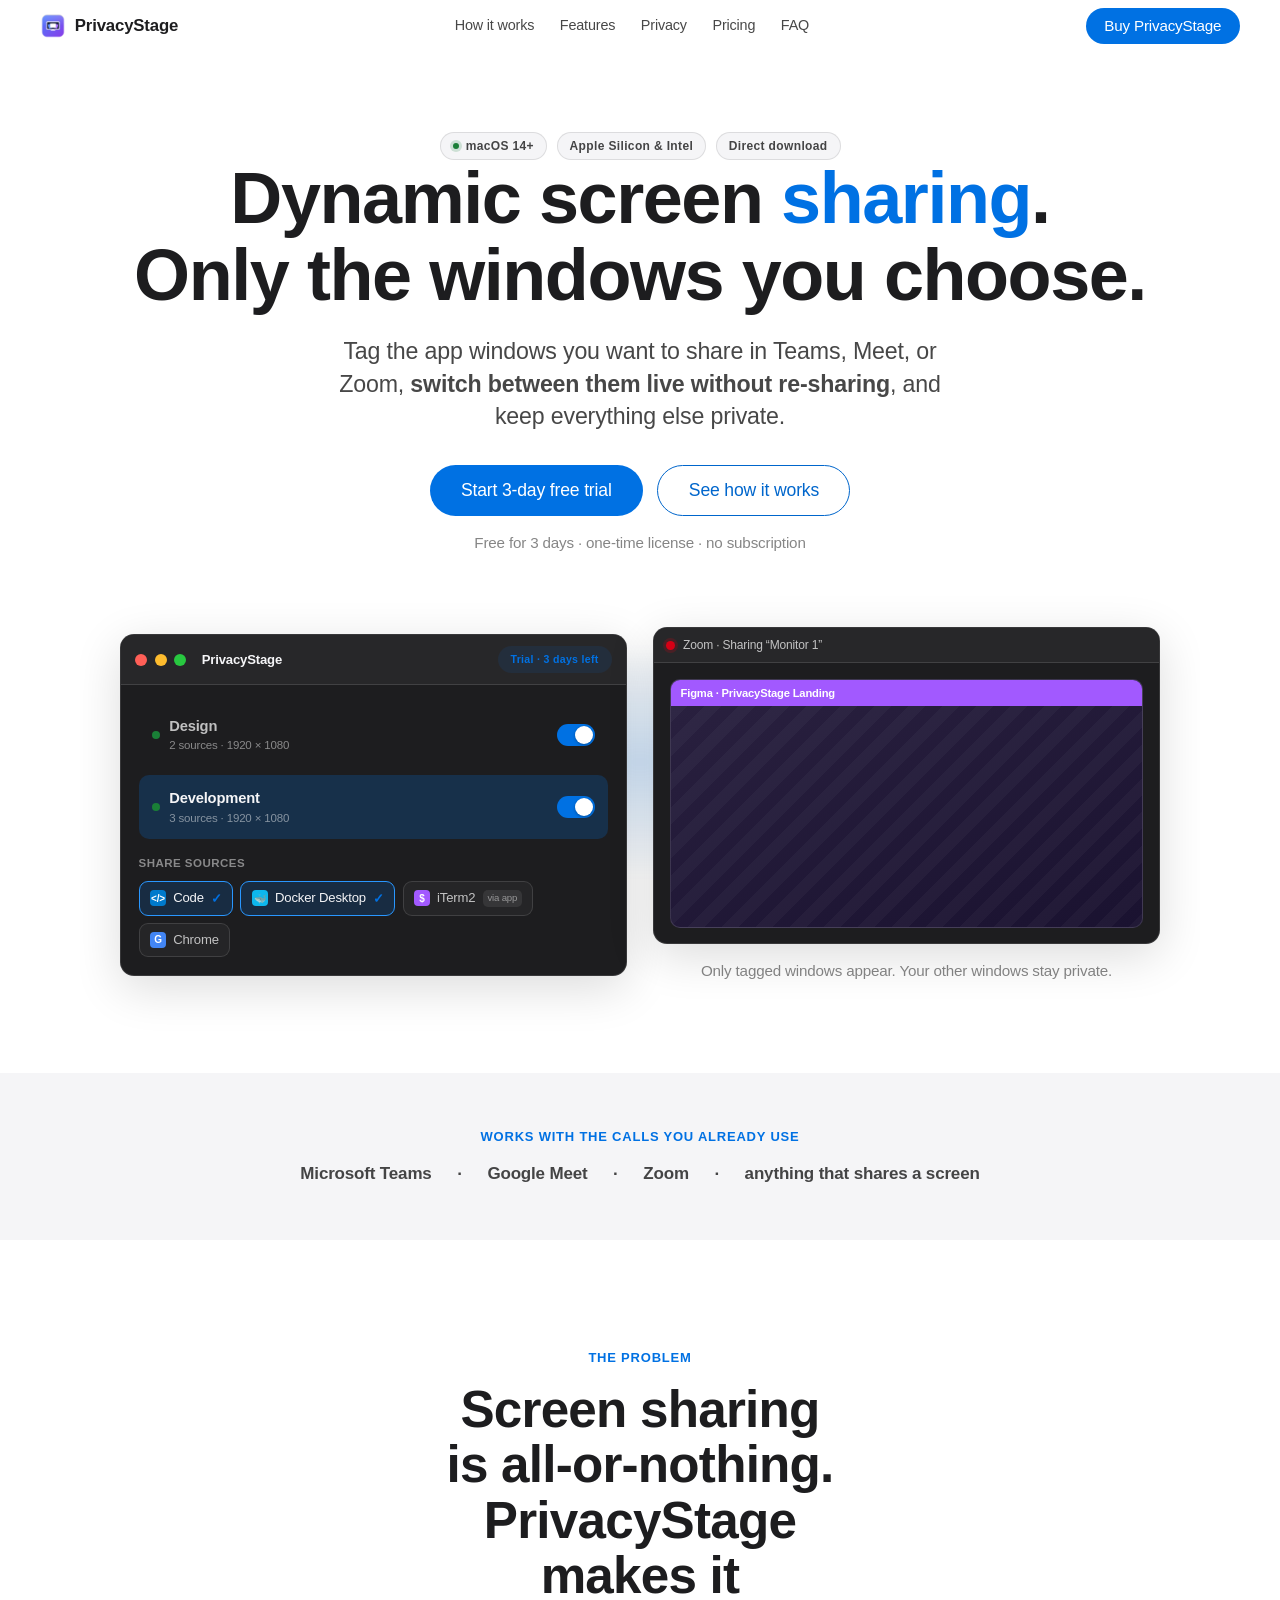
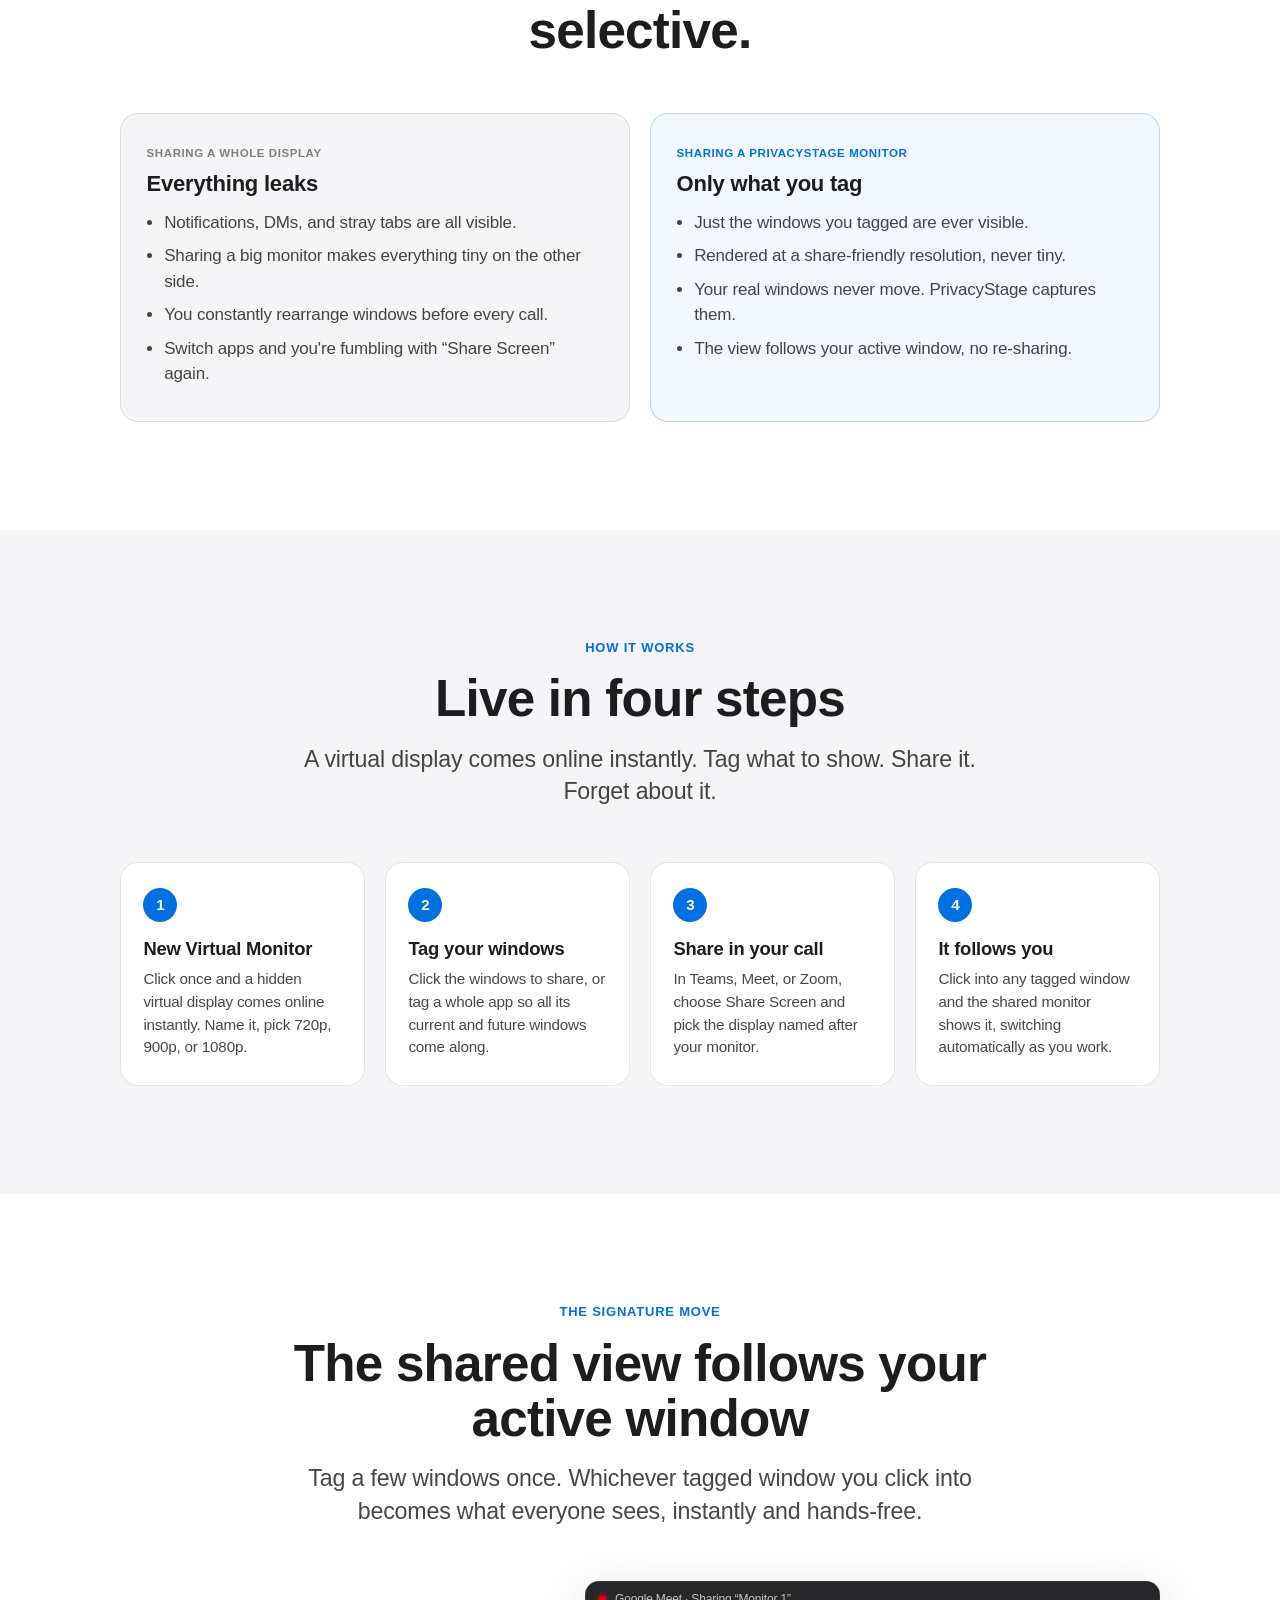
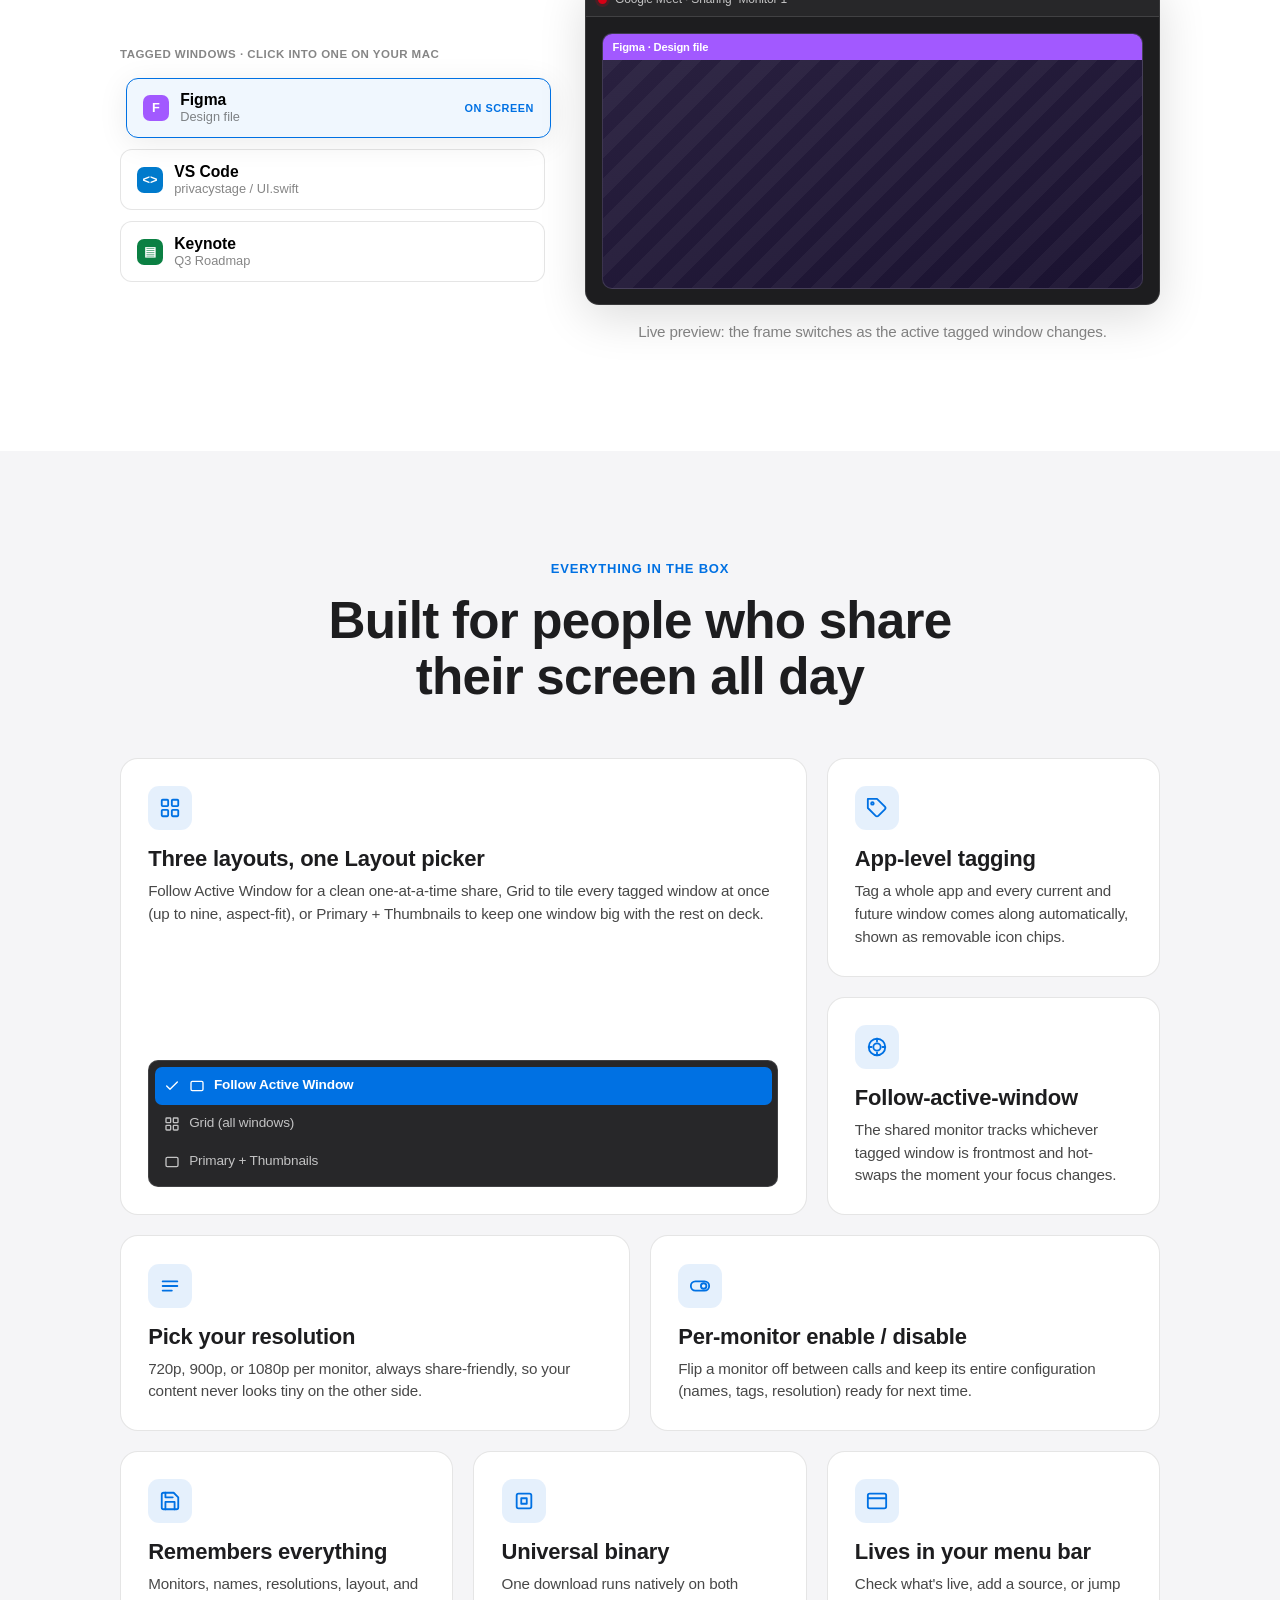
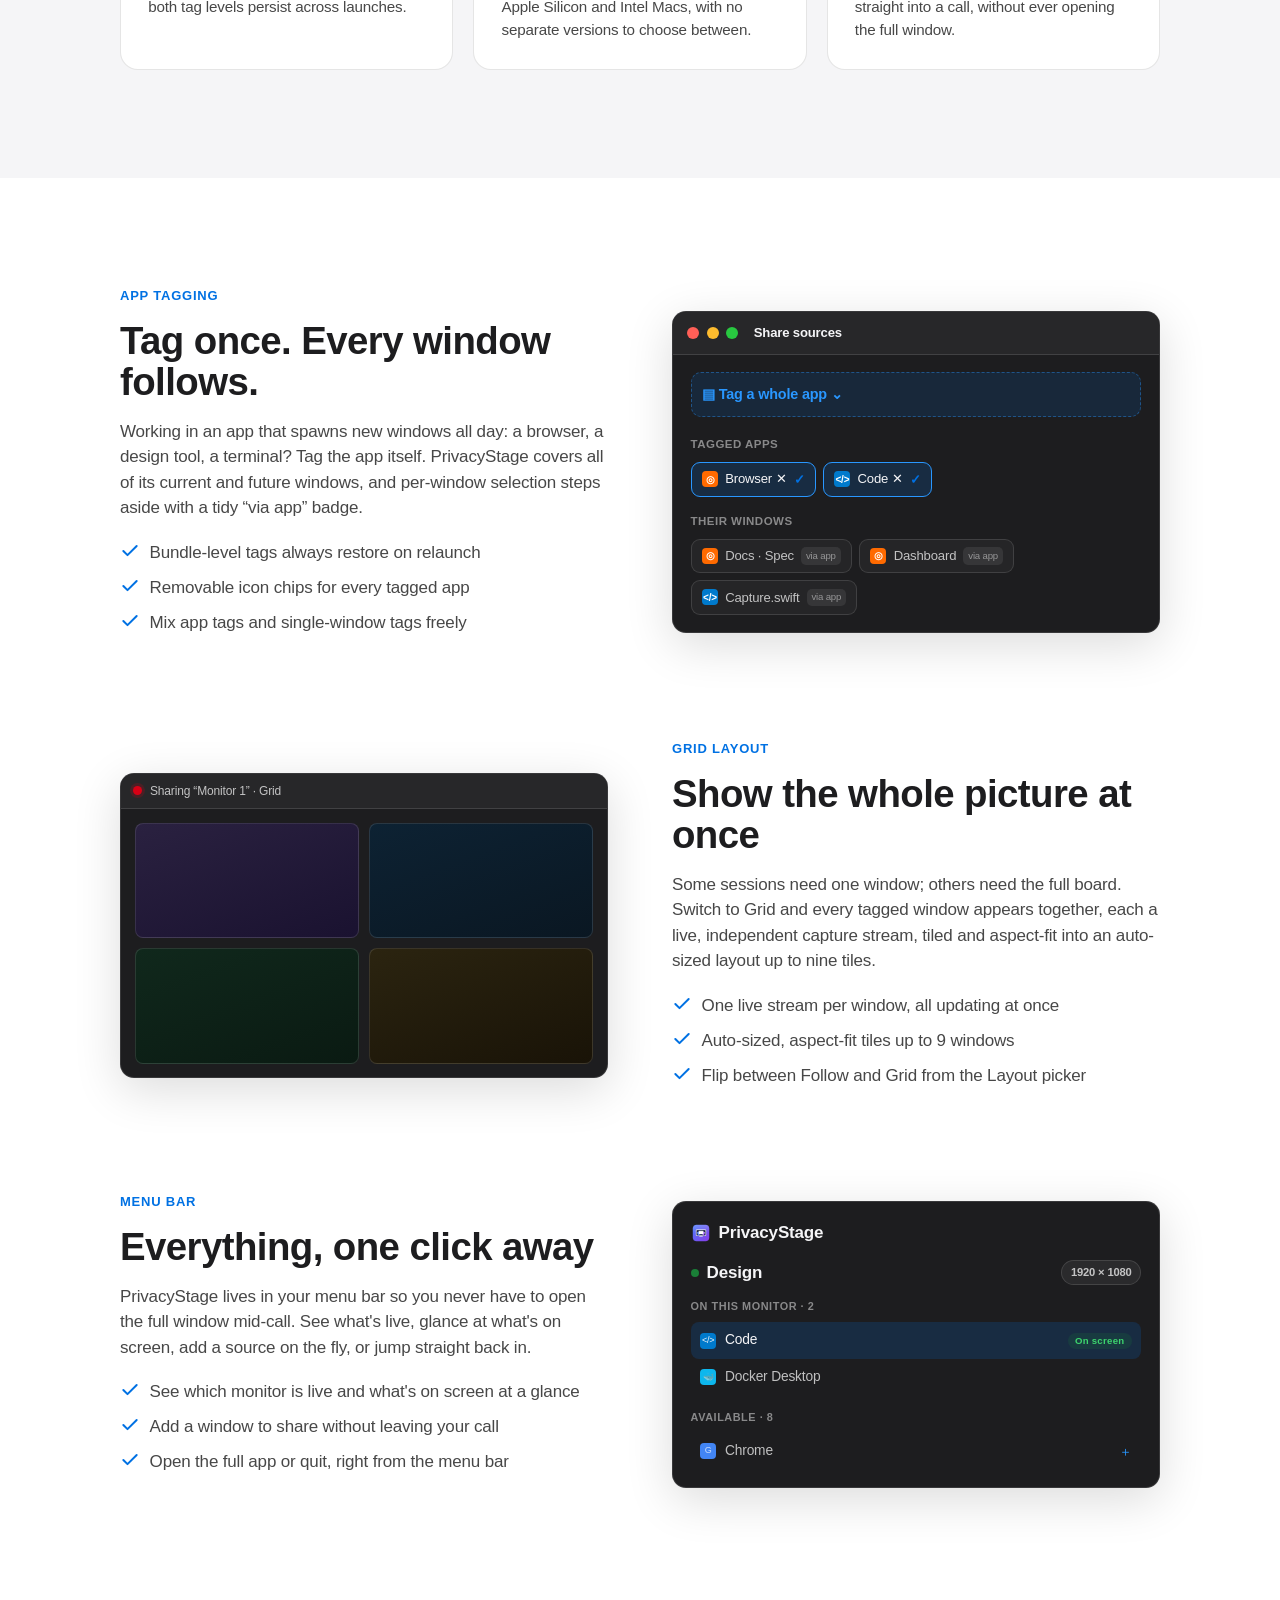
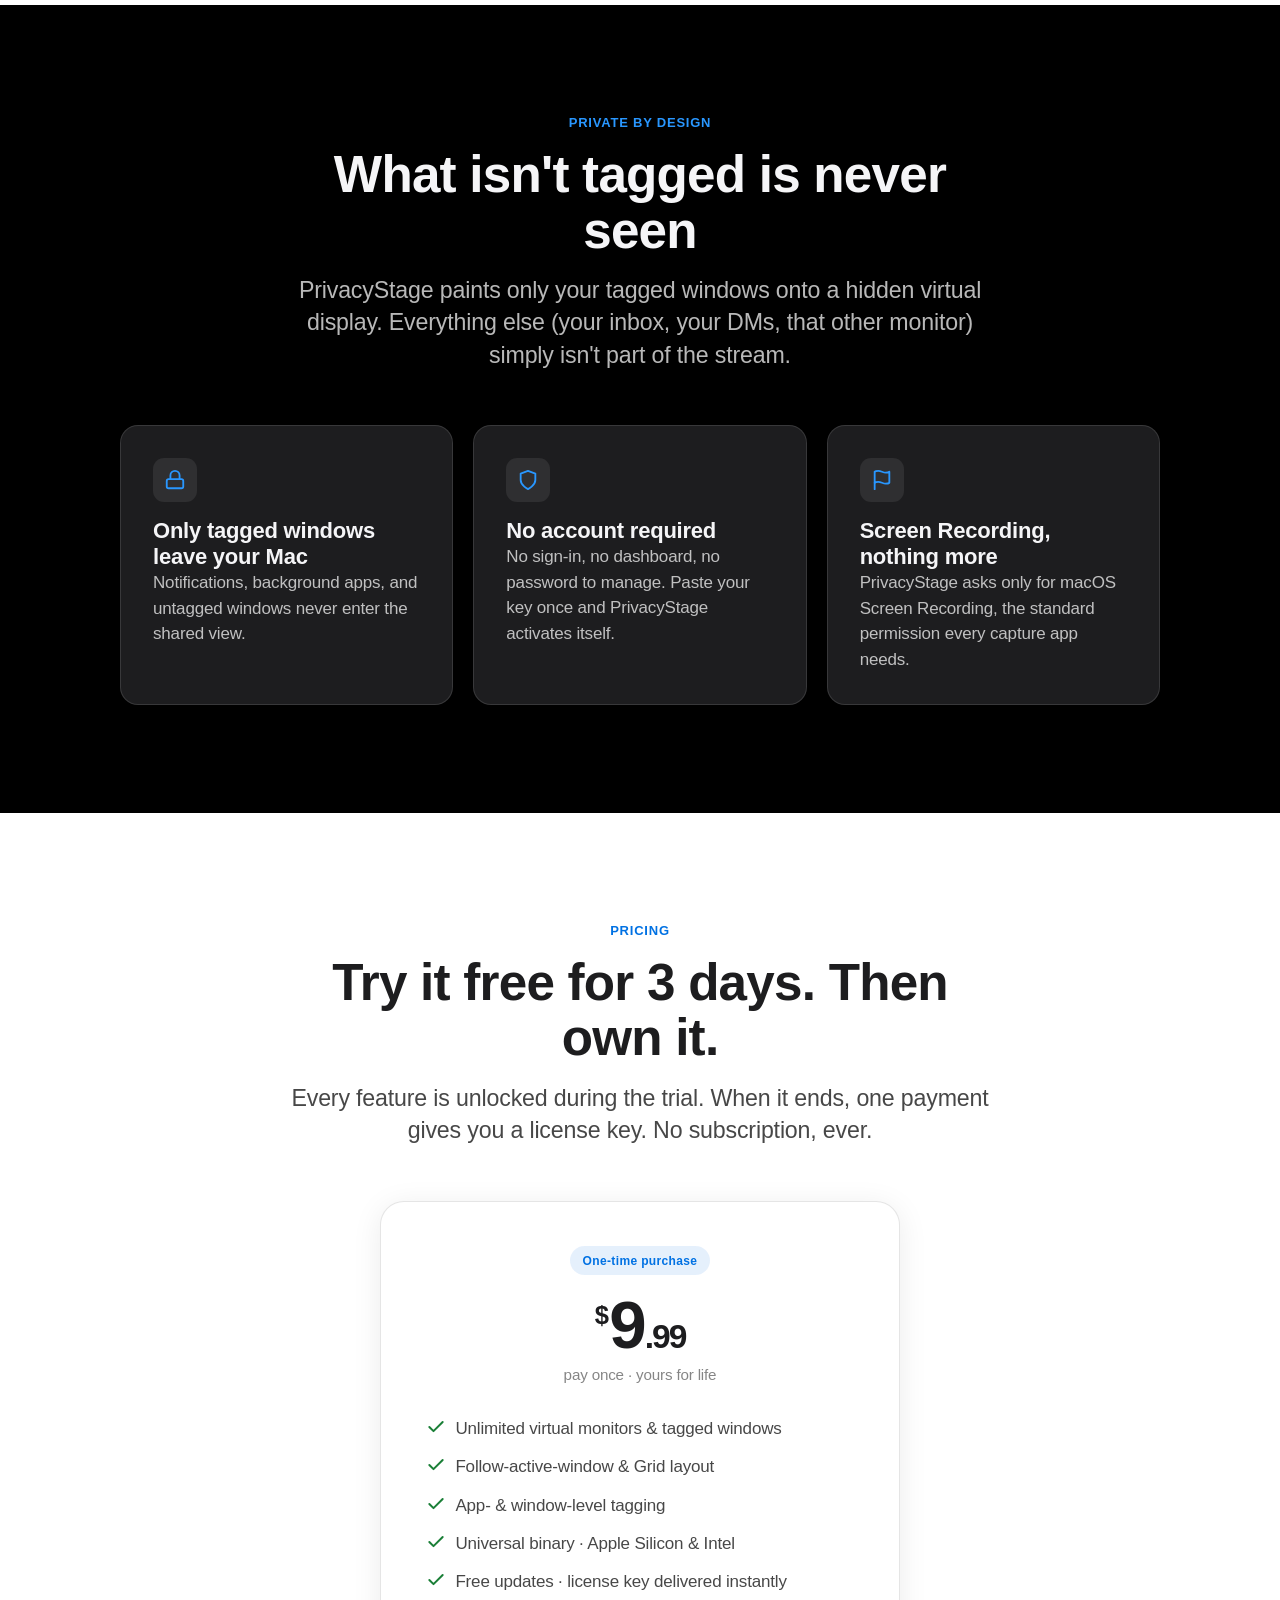
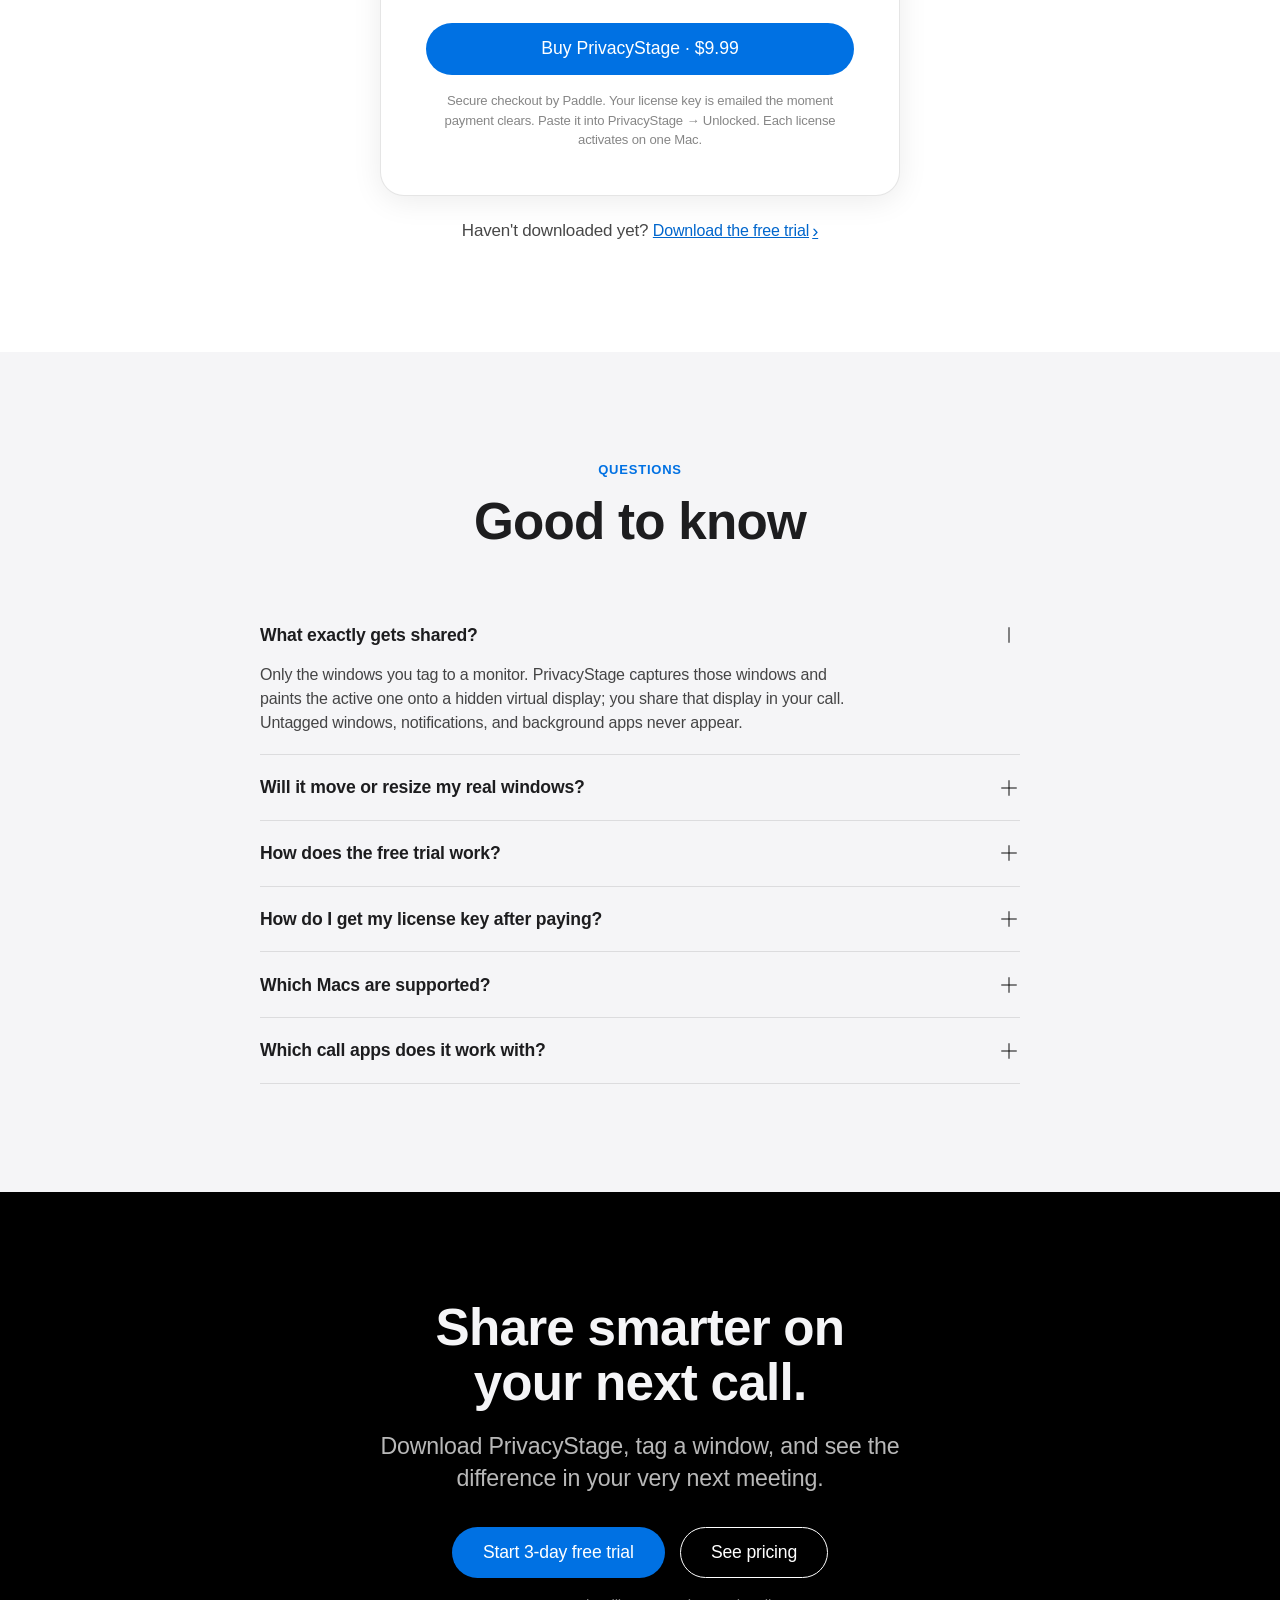
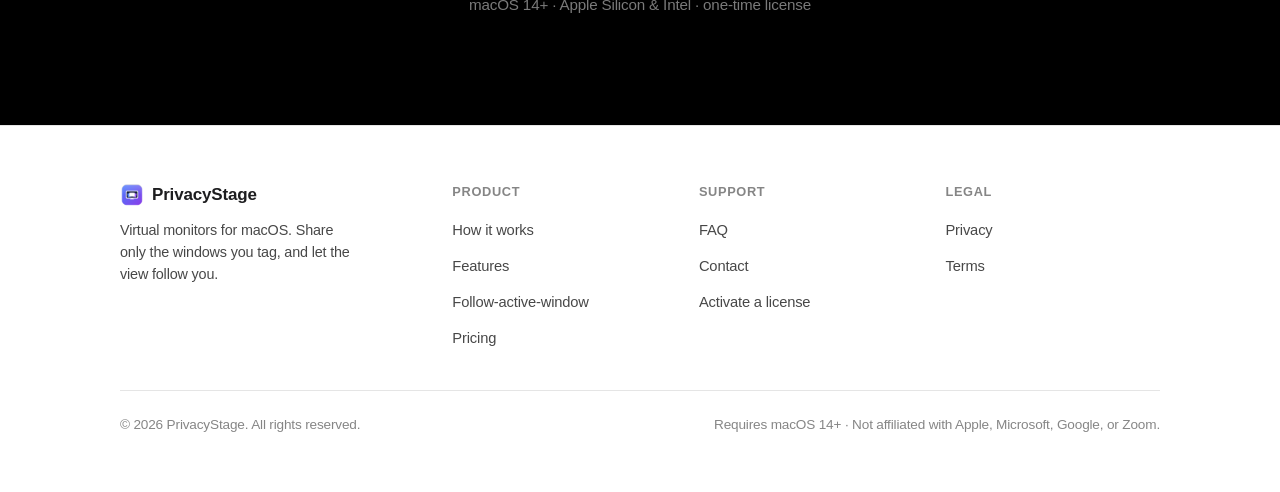
<file: index.html>
<!DOCTYPE html>
<html lang="en">
<head>
<meta charset="UTF-8" />
<meta name="viewport" content="width=device-width, initial-scale=1" />
<title>PrivacyStage: Dynamic screen sharing for macOS</title>
<meta name="description" content="Dynamic screen sharing for Mac. Tag the app windows you want to share in Teams, Meet, or Zoom, switch between them live without re-sharing, and keep everything else private." />
<link rel="canonical" href="https://privacystage.com/" />
<meta property="og:title" content="PrivacyStage: Dynamic screen sharing for macOS" />
<meta property="og:description" content="Share only the windows you choose, switch between them live, and keep everything else private. Dynamic screen sharing for Mac." />
<meta property="og:type" content="website" />
<meta property="og:site_name" content="PrivacyStage" />
<meta property="og:url" content="https://privacystage.com/" />
<meta property="og:image" content="https://privacystage.com/assets/og-image.jpg" />
<meta property="og:image:secure_url" content="https://privacystage.com/assets/og-image.jpg" />
<meta property="og:image:type" content="image/jpeg" />
<meta property="og:image:width" content="1200" />
<meta property="og:image:height" content="630" />
<meta property="og:image:alt" content="PrivacyStage — dynamic screen sharing for macOS." />
<meta name="twitter:card" content="summary_large_image" />
<meta name="twitter:title" content="PrivacyStage: Dynamic screen sharing for macOS" />
<meta name="twitter:description" content="Share only the windows you choose, switch between them live, and keep everything else private. Dynamic screen sharing for Mac." />
<meta name="twitter:image" content="https://privacystage.com/assets/og-image.jpg" />
<link rel="icon" type="image/png" href="assets/favicon.png" />
<link rel="stylesheet" href="styles.css" />
<script type="application/ld+json">
{
  "@context": "https://schema.org",
  "@type": "SoftwareApplication",
  "name": "PrivacyStage",
  "operatingSystem": "macOS 14.0 or later",
  "applicationCategory": "UtilitiesApplication",
  "description": "Dynamic screen sharing for macOS. Tag the app windows you choose and share only those in Teams, Meet, or Zoom, switching between them live without re-sharing. The shared view follows whichever tagged window you're using, and everything else stays private.",
  "url": "https://privacystage.com/",
  "downloadUrl": "https://privacystage.com/#pricing",
  "image": "https://privacystage.com/assets/og-image.jpg",
  "softwareVersion": "1.0",
  "offers": {
    "@type": "Offer",
    "price": "9.99",
    "priceCurrency": "USD"
  }
}
</script>
</head>
<body>

<!-- ============================ NAV ============================ -->
<nav class="nav" id="nav">
  <a class="brand" href="#top">
    <img src="assets/privacystage-icon.png" alt="PrivacyStage icon" />
    PrivacyStage
  </a>
  <div class="nav-links">
    <a href="#how">How it works</a>
    <a href="#features">Features</a>
    <a href="#privacy">Privacy</a>
    <a href="#pricing">Pricing</a>
    <a href="#faq">FAQ</a>
  </div>
  <a href="#pricing" class="btn btn-primary" data-scroll>Buy PrivacyStage</a>
</nav>

<main id="top">

<!-- ============================ HERO ============================ -->
<section class="hero container">
  <div class="badge-row reveal">
    <span class="badge badge-dot">macOS 14+</span>
    <span class="badge">Apple Silicon &amp; Intel</span>
    <span class="badge">Direct download</span>
  </div>
  <h1 class="reveal d1">Dynamic screen <span class="accent-word">sharing</span>.<br />Only the windows you choose.</h1>
  <p class="lead reveal d2">Tag the app windows you want to share in Teams, Meet, or Zoom, <strong>switch between them live without re-sharing</strong>, and keep everything else private.</p>
  <div class="cta-row hero-cta reveal d3">
    <a href="#pricing" class="btn btn-primary btn-lg" data-scroll>Start 3-day free trial</a>
    <a href="#how" class="btn btn-secondary btn-lg" data-scroll>See how it works</a>
  </div>
  <p class="hero-sub reveal d3">Free for 3 days · one-time license · no subscription</p>

  <!-- product stage -->
  <div class="stage reveal">
    <div class="stage-inner will-parallax" id="heroParallax">
      <!-- control panel mock -->
      <div class="window window-dark" aria-hidden="true">
        <div class="window-bar">
          <div class="traffic"><i class="r"></i><i class="y"></i><i class="g"></i></div>
          <span class="window-title">PrivacyStage</span>
          <span style="margin-left:auto;display:flex;gap:.5rem;align-items:center;">
            <span class="badge badge-accent" style="font-size:.66rem;">Trial · 3 days left</span>
          </span>
        </div>
        <div class="window-body">
          <div class="monitor-list">
            <div class="monitor-row">
              <span class="mr-name"><span class="status-dot"></span><span class="mr-text"><strong style="color:var(--text-invert-secondary);">Design</strong><span>2 sources · 1920 × 1080</span></span></span>
              <span class="toggle"></span>
            </div>
            <div class="monitor-row active">
              <span class="mr-name"><span class="status-dot"></span><span class="mr-text"><strong>Development</strong><span>3 sources · 1920 × 1080</span></span></span>
              <span class="toggle"></span>
            </div>
          </div>
          <div class="tag-label">Share sources</div>
          <div class="chips">
            <span class="win-chip tagged"><span class="ico" style="background:#007acc;">&lt;/&gt;</span> Code</span>
            <span class="win-chip tagged"><span class="ico" style="background:#0db7ed;">🐳</span> Docker Desktop</span>
            <span class="win-chip app"><span class="ico" style="background:#a259ff;">$</span> iTerm2</span>
            <span class="win-chip"><span class="ico" style="background:#4285f4;">G</span> Chrome</span>
          </div>
        </div>
      </div>

      <!-- shared preview -->
      <div class="share-preview">
        <div class="screen">
          <div class="screen-bar">
            <span class="rec-dot"></span>
            <span class="screen-title">Zoom · Sharing “Monitor 1”</span>
          </div>
          <div class="screen-stage">
            <div class="app-frame active" style="background:linear-gradient(160deg,#2a2140,#1a1230);">
              <div class="af-bar" style="background:#a259ff;">Figma · PrivacyStage Landing</div>
              <div class="af-body" style="background:repeating-linear-gradient(135deg,rgba(255,255,255,.03) 0 12px,transparent 12px 24px);"></div>
            </div>
          </div>
        </div>
        <p class="hero-sub" style="text-align:center;">Only tagged windows appear. Your other windows stay private.</p>
      </div>
    </div>
  </div>
</section>

<!-- ============================ COMPATIBILITY STRIP ============================ -->
<section class="scene-surface" style="padding-block:clamp(40px,6vh,64px);">
  <div class="container" style="text-align:center;">
    <p class="eyebrow reveal">Works with the calls you already use</p>
    <div class="badge-row reveal d1" style="gap:1.6rem;font-weight:600;color:var(--text-secondary);">
      <span>Microsoft Teams</span><span>·</span><span>Google Meet</span><span>·</span><span>Zoom</span><span>·</span><span>anything that shares a screen</span>
    </div>
  </div>
</section>

<!-- ============================ STATEMENT / PROBLEM ============================ -->
<section class="statement container">
  <div class="section-head reveal">
    <span class="eyebrow">The problem</span>
    <h2 style="margin-inline:auto;">Screen sharing is all-or-nothing. PrivacyStage makes it selective.</h2>
  </div>
  <div class="split-compare">
    <div class="compare-card bad reveal d1">
      <span class="compare-tag">Sharing a whole display</span>
      <h3 style="margin-top:.4rem;">Everything leaks</h3>
      <ul>
        <li>Notifications, DMs, and stray tabs are all visible.</li>
        <li>Sharing a big monitor makes everything tiny on the other side.</li>
        <li>You constantly rearrange windows before every call.</li>
        <li>Switch apps and you're fumbling with “Share Screen” again.</li>
      </ul>
    </div>
    <div class="compare-card good reveal d2">
      <span class="compare-tag">Sharing a PrivacyStage monitor</span>
      <h3 style="margin-top:.4rem;">Only what you tag</h3>
      <ul>
        <li>Just the windows you tagged are ever visible.</li>
        <li>Rendered at a share-friendly resolution, never tiny.</li>
        <li>Your real windows never move. PrivacyStage captures them.</li>
        <li>The view follows your active window, no re-sharing.</li>
      </ul>
    </div>
  </div>
</section>

<!-- ============================ HOW IT WORKS ============================ -->
<section id="how" class="scene-surface">
  <div class="container">
    <div class="section-head reveal">
      <span class="eyebrow">How it works</span>
      <h2>Live in four steps</h2>
      <p class="lead" style="margin-top:1rem;">A virtual display comes online instantly. Tag what to show. Share it. Forget about it.</p>
    </div>
    <div class="steps">
      <div class="step reveal">
        <div class="step-num">1</div>
        <h3>New Virtual Monitor</h3>
        <p>Click once and a hidden virtual display comes online instantly. Name it, pick 720p, 900p, or 1080p.</p>
      </div>
      <div class="step reveal d1">
        <div class="step-num">2</div>
        <h3>Tag your windows</h3>
        <p>Click the windows to share, or tag a whole app so all its current and future windows come along.</p>
      </div>
      <div class="step reveal d2">
        <div class="step-num">3</div>
        <h3>Share in your call</h3>
        <p>In Teams, Meet, or Zoom, choose Share Screen and pick the display named after your monitor.</p>
      </div>
      <div class="step reveal d3">
        <div class="step-num">4</div>
        <h3>It follows you</h3>
        <p>Click into any tagged window and the shared monitor shows it, switching automatically as you work.</p>
      </div>
    </div>
  </div>
</section>

<!-- ============================ SIGNATURE DEMO ============================ -->
<section id="follows" class="container">
  <div class="section-head reveal">
    <span class="eyebrow">The signature move</span>
    <h2>The shared view follows your active window</h2>
    <p class="lead" style="margin-top:1rem;">Tag a few windows once. Whichever tagged window you click into becomes what everyone sees, instantly and hands-free.</p>
  </div>

  <div class="sig" id="sigDemo">
    <div class="sig-controls">
      <p class="tag-label" style="margin-bottom:.2rem;">Tagged windows · click into one on your Mac</p>
      <button class="sig-chip" data-index="0" data-live="true">
        <span class="ico" style="background:#a259ff;">F</span>
        <span><span class="sig-name">Figma</span><br /><span class="sig-meta">Design file</span></span>
        <span class="live-tag">On screen</span>
      </button>
      <button class="sig-chip" data-index="1">
        <span class="ico" style="background:#007acc;">&lt;&gt;</span>
        <span><span class="sig-name">VS Code</span><br /><span class="sig-meta">privacystage / UI.swift</span></span>
        <span class="live-tag">On screen</span>
      </button>
      <button class="sig-chip" data-index="2">
        <span class="ico" style="background:#0b8043;">▤</span>
        <span><span class="sig-name">Keynote</span><br /><span class="sig-meta">Q3 Roadmap</span></span>
        <span class="live-tag">On screen</span>
      </button>
    </div>

    <div class="sig-screen">
      <div class="screen">
        <div class="screen-bar">
          <span class="rec-dot"></span>
          <span class="screen-title" id="sigScreenTitle">Google Meet · Sharing “Monitor 1”</span>
        </div>
        <div class="screen-stage" id="sigStage">
          <div class="app-frame active" data-frame="0" style="background:linear-gradient(160deg,#2a2140,#1a1230);">
            <div class="af-bar" style="background:#a259ff;">Figma · Design file</div>
            <div class="af-body" style="background:repeating-linear-gradient(135deg,rgba(255,255,255,.04) 0 14px,transparent 14px 28px);"></div>
          </div>
          <div class="app-frame" data-frame="1" style="background:linear-gradient(160deg,#0d2233,#0a1722);">
            <div class="af-bar" style="background:#007acc;">VS Code · UI.swift</div>
            <div class="af-body" style="background:repeating-linear-gradient(0deg,rgba(255,255,255,.05) 0 3px,transparent 3px 22px);"></div>
          </div>
          <div class="app-frame" data-frame="2" style="background:linear-gradient(160deg,#10281c,#0a1a12);">
            <div class="af-bar" style="background:#0b8043;">Keynote · Q3 Roadmap</div>
            <div class="af-body" style="background:radial-gradient(circle at 30% 40%,rgba(255,255,255,.09),transparent 45%),radial-gradient(circle at 70% 70%,rgba(255,255,255,.06),transparent 40%);"></div>
          </div>
        </div>
      </div>
      <p class="hero-sub" style="text-align:center;">Live preview: the frame switches as the active tagged window changes.</p>
    </div>
  </div>
</section>

<!-- ============================ FEATURES BENTO ============================ -->
<section id="features" class="scene-surface">
  <div class="container">
    <div class="section-head reveal">
      <span class="eyebrow">Everything in the box</span>
      <h2>Built for people who share their screen all day</h2>
    </div>
    <div class="bento">
      <div class="bento-card spotlight b-wide b-tall reveal">
        <div class="b-body">
          <div class="b-icon"><svg viewBox="0 0 24 24" fill="none" stroke="currentColor" stroke-width="2" stroke-linecap="round" stroke-linejoin="round"><rect x="3" y="3" width="7" height="7" rx="1"/><rect x="14" y="3" width="7" height="7" rx="1"/><rect x="3" y="14" width="7" height="7" rx="1"/><rect x="14" y="14" width="7" height="7" rx="1"/></svg></div>
          <h3>Three layouts, one Layout picker</h3>
          <p>Follow Active Window for a clean one-at-a-time share, Grid to tile every tagged window at once (up to nine, aspect-fit), or Primary + Thumbnails to keep one window big with the rest on deck.</p>
        </div>
        <div class="layout-pop" style="position:static;width:100%;box-shadow:none;margin-top:auto;" aria-hidden="true">
          <div class="layout-opt sel"><svg viewBox="0 0 24 24" fill="none" stroke="currentColor" stroke-width="2" stroke-linecap="round" stroke-linejoin="round"><path d="M20 6 9 17l-5-5"/></svg><svg viewBox="0 0 24 24" fill="none" stroke="currentColor" stroke-width="2"><rect x="3" y="5" width="18" height="14" rx="2"/></svg>Follow Active Window</div>
          <div class="layout-opt"><svg viewBox="0 0 24 24" fill="none" stroke="currentColor" stroke-width="2"><rect x="3" y="3" width="7" height="7" rx="1"/><rect x="14" y="3" width="7" height="7" rx="1"/><rect x="3" y="14" width="7" height="7" rx="1"/><rect x="14" y="14" width="7" height="7" rx="1"/></svg>Grid (all windows)</div>
          <div class="layout-opt"><svg viewBox="0 0 24 24" fill="none" stroke="currentColor" stroke-width="2"><rect x="3" y="5" width="18" height="14" rx="2"/></svg>Primary + Thumbnails</div>
        </div>
      </div>

      <div class="bento-card spotlight b-2 reveal d1">
        <div class="b-body">
          <div class="b-icon"><svg viewBox="0 0 24 24" fill="none" stroke="currentColor" stroke-width="2" stroke-linecap="round" stroke-linejoin="round"><path d="M20.59 13.41 13.42 20.6a2 2 0 0 1-2.83 0L2 12V2h10l8.59 8.59a2 2 0 0 1 0 2.82z"/><circle cx="7" cy="7" r="1.4"/></svg></div>
          <h3>App-level tagging</h3>
          <p>Tag a whole app and every current and future window comes along automatically, shown as removable icon chips.</p>
        </div>
      </div>

      <div class="bento-card spotlight b-2 reveal d2">
        <div class="b-body">
          <div class="b-icon"><svg viewBox="0 0 24 24" fill="none" stroke="currentColor" stroke-width="2" stroke-linecap="round" stroke-linejoin="round"><circle cx="12" cy="12" r="9"/><circle cx="12" cy="12" r="4"/><path d="M12 3v3M12 18v3M3 12h3M18 12h3"/></svg></div>
          <h3>Follow-active-window</h3>
          <p>The shared monitor tracks whichever tagged window is frontmost and hot-swaps the moment your focus changes.</p>
        </div>
      </div>

      <div class="bento-card spotlight b-3 reveal d1">
        <div class="b-body">
          <div class="b-icon"><svg viewBox="0 0 24 24" fill="none" stroke="currentColor" stroke-width="2" stroke-linecap="round" stroke-linejoin="round"><path d="M4 7h16M4 12h16M4 17h10"/></svg></div>
          <h3>Pick your resolution</h3>
          <p>720p, 900p, or 1080p per monitor, always share-friendly, so your content never looks tiny on the other side.</p>
        </div>
      </div>

      <div class="bento-card spotlight b-3 reveal d2">
        <div class="b-body">
          <div class="b-icon"><svg viewBox="0 0 24 24" fill="none" stroke="currentColor" stroke-width="2" stroke-linecap="round" stroke-linejoin="round"><rect x="2" y="7" width="20" height="10" rx="5"/><circle cx="16" cy="12" r="3"/></svg></div>
          <h3>Per-monitor enable / disable</h3>
          <p>Flip a monitor off between calls and keep its entire configuration (names, tags, resolution) ready for next time.</p>
        </div>
      </div>

      <div class="bento-card spotlight b-2 reveal">
        <div class="b-body">
          <div class="b-icon"><svg viewBox="0 0 24 24" fill="none" stroke="currentColor" stroke-width="2" stroke-linecap="round" stroke-linejoin="round"><path d="M19 21H5a2 2 0 0 1-2-2V5a2 2 0 0 1 2-2h11l5 5v11a2 2 0 0 1-2 2z"/><path d="M17 21v-8H7v8M7 3v5h8"/></svg></div>
          <h3>Remembers everything</h3>
          <p>Monitors, names, resolutions, layout, and both tag levels persist across launches.</p>
        </div>
      </div>

      <div class="bento-card spotlight b-2 reveal d1">
        <div class="b-body">
          <div class="b-icon"><svg viewBox="0 0 24 24" fill="none" stroke="currentColor" stroke-width="2" stroke-linecap="round" stroke-linejoin="round"><rect x="4" y="4" width="16" height="16" rx="2"/><path d="M9 9h6v6H9z"/></svg></div>
          <h3>Universal binary</h3>
          <p>One download runs natively on both Apple Silicon and Intel Macs, with no separate versions to choose between.</p>
        </div>
      </div>

      <div class="bento-card spotlight b-2 reveal d2">
        <div class="b-body">
          <div class="b-icon"><svg viewBox="0 0 24 24" fill="none" stroke="currentColor" stroke-width="2" stroke-linecap="round" stroke-linejoin="round"><rect x="2" y="4" width="20" height="16" rx="2"/><path d="M2 9h20"/></svg></div>
          <h3>Lives in your menu bar</h3>
          <p>Check what's live, add a source, or jump straight into a call, without ever opening the full window.</p>
        </div>
      </div>
    </div>
  </div>
</section>

<!-- ============================ DEEP FEATURE ROWS ============================ -->
<section class="container">
  <div class="frow">
    <div class="frow-copy reveal">
      <span class="eyebrow">App tagging</span>
      <h2>Tag once. Every window follows.</h2>
      <p>Working in an app that spawns new windows all day: a browser, a design tool, a terminal? Tag the app itself. PrivacyStage covers all of its current and future windows, and per-window selection steps aside with a tidy “via app” badge.</p>
      <ul class="checklist">
        <li><svg viewBox="0 0 24 24" fill="none" stroke="currentColor" stroke-width="2.4" stroke-linecap="round" stroke-linejoin="round"><path d="M20 6 9 17l-5-5"/></svg> Bundle-level tags always restore on relaunch</li>
        <li><svg viewBox="0 0 24 24" fill="none" stroke="currentColor" stroke-width="2.4" stroke-linecap="round" stroke-linejoin="round"><path d="M20 6 9 17l-5-5"/></svg> Removable icon chips for every tagged app</li>
        <li><svg viewBox="0 0 24 24" fill="none" stroke="currentColor" stroke-width="2.4" stroke-linecap="round" stroke-linejoin="round"><path d="M20 6 9 17l-5-5"/></svg> Mix app tags and single-window tags freely</li>
      </ul>
    </div>
    <div class="frow-media reveal d1">
      <div class="window window-dark" aria-hidden="true">
        <div class="window-bar"><div class="traffic"><i class="r"></i><i class="y"></i><i class="g"></i></div><span class="window-title">Share sources</span></div>
        <div class="window-body">
          <div class="newmon" style="justify-content:flex-start;">▤ Tag a whole app ⌄</div>
          <div class="tag-label">Tagged apps</div>
          <div class="chips" style="margin-bottom:1rem;">
            <span class="win-chip tagged"><span class="ico" style="background:#ff6a00;">◎</span> Browser ✕</span>
            <span class="win-chip tagged"><span class="ico" style="background:#007acc;">&lt;/&gt;</span> Code ✕</span>
          </div>
          <div class="tag-label">Their windows</div>
          <div class="chips">
            <span class="win-chip app"><span class="ico" style="background:#ff6a00;">◎</span> Docs · Spec</span>
            <span class="win-chip app"><span class="ico" style="background:#ff6a00;">◎</span> Dashboard</span>
            <span class="win-chip app"><span class="ico" style="background:#007acc;">&lt;/&gt;</span> Capture.swift</span>
          </div>
        </div>
      </div>
    </div>
  </div>

  <div class="frow reverse">
    <div class="frow-copy reveal">
      <span class="eyebrow">Grid layout</span>
      <h2>Show the whole picture at once</h2>
      <p>Some sessions need one window; others need the full board. Switch to Grid and every tagged window appears together, each a live, independent capture stream, tiled and aspect-fit into an auto-sized layout up to nine tiles.</p>
      <ul class="checklist">
        <li><svg viewBox="0 0 24 24" fill="none" stroke="currentColor" stroke-width="2.4" stroke-linecap="round" stroke-linejoin="round"><path d="M20 6 9 17l-5-5"/></svg> One live stream per window, all updating at once</li>
        <li><svg viewBox="0 0 24 24" fill="none" stroke="currentColor" stroke-width="2.4" stroke-linecap="round" stroke-linejoin="round"><path d="M20 6 9 17l-5-5"/></svg> Auto-sized, aspect-fit tiles up to 9 windows</li>
        <li><svg viewBox="0 0 24 24" fill="none" stroke="currentColor" stroke-width="2.4" stroke-linecap="round" stroke-linejoin="round"><path d="M20 6 9 17l-5-5"/></svg> Flip between Follow and Grid from the Layout picker</li>
      </ul>
    </div>
    <div class="frow-media reveal d1">
      <div class="screen" style="aspect-ratio:16/10;">
        <div class="screen-bar"><span class="rec-dot"></span><span class="screen-title">Sharing “Monitor 1” · Grid</span></div>
        <div style="height:calc(100% - 34px);padding:14px;display:grid;grid-template-columns:1fr 1fr;grid-template-rows:1fr 1fr;gap:10px;">
          <div style="border-radius:8px;background:linear-gradient(160deg,#2a2140,#1a1230);border:1px solid rgba(255,255,255,.12);"></div>
          <div style="border-radius:8px;background:linear-gradient(160deg,#0d2233,#0a1722);border:1px solid rgba(255,255,255,.12);"></div>
          <div style="border-radius:8px;background:linear-gradient(160deg,#10281c,#0a1a12);border:1px solid rgba(255,255,255,.12);"></div>
          <div style="border-radius:8px;background:linear-gradient(160deg,#2b2410,#191307);border:1px solid rgba(255,255,255,.12);"></div>
        </div>
      </div>
    </div>
  </div>

  <div class="frow">
    <div class="frow-copy reveal">
      <span class="eyebrow">Menu bar</span>
      <h2>Everything, one click away</h2>
      <p>PrivacyStage lives in your menu bar so you never have to open the full window mid-call. See what's live, glance at what's on screen, add a source on the fly, or jump straight back in.</p>
      <ul class="checklist">
        <li><svg viewBox="0 0 24 24" fill="none" stroke="currentColor" stroke-width="2.4" stroke-linecap="round" stroke-linejoin="round"><path d="M20 6 9 17l-5-5"/></svg> See which monitor is live and what's on screen at a glance</li>
        <li><svg viewBox="0 0 24 24" fill="none" stroke="currentColor" stroke-width="2.4" stroke-linecap="round" stroke-linejoin="round"><path d="M20 6 9 17l-5-5"/></svg> Add a window to share without leaving your call</li>
        <li><svg viewBox="0 0 24 24" fill="none" stroke="currentColor" stroke-width="2.4" stroke-linecap="round" stroke-linejoin="round"><path d="M20 6 9 17l-5-5"/></svg> Open the full app or quit, right from the menu bar</li>
      </ul>
    </div>
    <div class="frow-media reveal d1">
      <div class="menubar-mock" aria-hidden="true">
        <div class="mb-header"><img src="assets/privacystage-icon.png" alt="" style="width:20px;height:20px;border-radius:5px;" /> PrivacyStage</div>
        <div style="display:flex;align-items:center;justify-content:space-between;margin-bottom:.3rem;">
          <span style="display:flex;align-items:center;gap:.5rem;font-weight:600;color:var(--text-invert);"><span class="status-dot" style="width:8px;height:8px;border-radius:50%;background:var(--success);display:inline-block;"></span>Design</span>
          <span class="res-pill" style="background:rgba(255,255,255,.06);border-color:var(--border-dark);color:var(--text-invert-secondary);">1920 × 1080</span>
        </div>
        <div class="mb-section-label">On this monitor · 2</div>
        <div class="mb-row on"><span class="mb-name"><span class="ico" style="background:#007acc;width:16px;height:16px;border-radius:4px;display:inline-grid;place-items:center;font-size:9px;">&lt;/&gt;</span>Code</span><span class="badge" style="font-size:.6rem;padding:.15rem .4rem;background:rgba(26,127,55,.18);color:#3dd56d;border-color:transparent;">On screen</span></div>
        <div class="mb-row"><span class="mb-name"><span class="ico" style="background:#0db7ed;width:16px;height:16px;border-radius:4px;display:inline-grid;place-items:center;font-size:9px;">🐳</span>Docker Desktop</span></div>
        <div class="mb-section-label">Available · 8</div>
        <div class="mb-row"><span class="mb-name"><span class="ico" style="background:#4285f4;width:16px;height:16px;border-radius:4px;display:inline-grid;place-items:center;font-size:9px;">G</span>Chrome</span><span style="color:var(--link-dark);font-size:.8rem;">＋</span></div>
      </div>
    </div>
  </div>
</section>

<!-- ============================ PRIVACY / SECURITY ============================ -->
<section id="privacy" class="scene-ink on-ink">
  <div class="container">
    <div class="section-head reveal">
      <span class="eyebrow">Private by design</span>
      <h2>What isn't tagged is never seen</h2>
      <p class="lead" style="margin-top:1rem;">PrivacyStage paints only your tagged windows onto a hidden virtual display. Everything else (your inbox, your DMs, that other monitor) simply isn't part of the stream.</p>
    </div>
    <div class="features" style="display:grid;grid-template-columns:repeat(3,1fr);gap:20px;">
      <div class="card reveal">
        <div class="b-icon" style="background:rgba(255,255,255,.08);color:var(--link-dark);margin-bottom:1rem;width:44px;height:44px;border-radius:11px;display:grid;place-items:center;"><svg viewBox="0 0 24 24" width="22" height="22" fill="none" stroke="currentColor" stroke-width="2" stroke-linecap="round" stroke-linejoin="round"><rect x="3" y="11" width="18" height="10" rx="2"/><path d="M7 11V7a5 5 0 0 1 10 0v4"/></svg></div>
        <h3>Only tagged windows leave your Mac</h3>
        <p class="muted">Notifications, background apps, and untagged windows never enter the shared view.</p>
      </div>
      <div class="card reveal d1">
        <div class="b-icon" style="background:rgba(255,255,255,.08);color:var(--link-dark);margin-bottom:1rem;width:44px;height:44px;border-radius:11px;display:grid;place-items:center;"><svg viewBox="0 0 24 24" width="22" height="22" fill="none" stroke="currentColor" stroke-width="2" stroke-linecap="round" stroke-linejoin="round"><path d="M12 22s8-4 8-10V5l-8-3-8 3v7c0 6 8 10 8 10z"/></svg></div>
        <h3>No account required</h3>
        <p class="muted">No sign-in, no dashboard, no password to manage. Paste your key once and PrivacyStage activates itself.</p>
      </div>
      <div class="card reveal d2">
        <div class="b-icon" style="background:rgba(255,255,255,.08);color:var(--link-dark);margin-bottom:1rem;width:44px;height:44px;border-radius:11px;display:grid;place-items:center;"><svg viewBox="0 0 24 24" width="22" height="22" fill="none" stroke="currentColor" stroke-width="2" stroke-linecap="round" stroke-linejoin="round"><path d="M4 15s1-1 4-1 5 2 8 2 4-1 4-1V3s-1 1-4 1-5-2-8-2-4 1-4 1z"/><path d="M4 22v-7"/></svg></div>
        <h3>Screen Recording, nothing more</h3>
        <p class="muted">PrivacyStage asks only for macOS Screen Recording, the standard permission every capture app needs.</p>
      </div>
    </div>
  </div>
</section>

<!-- ============================ PRICING ============================ -->
<section id="pricing">
  <div class="container">
    <div class="section-head reveal">
      <span class="eyebrow">Pricing</span>
      <h2>Try it free for 3 days. Then own it.</h2>
      <p class="lead" style="margin-top:1rem;">Every feature is unlocked during the trial. When it ends, one payment gives you a license key. No subscription, ever.</p>
    </div>
    <div class="pricing-wrap reveal d1">
      <div class="price-card">
        <span class="badge badge-accent">One-time purchase</span>
        <div class="price-amt" style="margin-top:1rem;"><sup>$</sup>9<span style="font-size:.5em;">.99</span></div>
        <p class="price-cadence">pay once · yours for life</p>
        <ul class="price-list">
          <li><svg viewBox="0 0 24 24" fill="none" stroke="currentColor" stroke-width="2.4" stroke-linecap="round" stroke-linejoin="round"><path d="M20 6 9 17l-5-5"/></svg> Unlimited virtual monitors &amp; tagged windows</li>
          <li><svg viewBox="0 0 24 24" fill="none" stroke="currentColor" stroke-width="2.4" stroke-linecap="round" stroke-linejoin="round"><path d="M20 6 9 17l-5-5"/></svg> Follow-active-window &amp; Grid layout</li>
          <li><svg viewBox="0 0 24 24" fill="none" stroke="currentColor" stroke-width="2.4" stroke-linecap="round" stroke-linejoin="round"><path d="M20 6 9 17l-5-5"/></svg> App- &amp; window-level tagging</li>
          <li><svg viewBox="0 0 24 24" fill="none" stroke="currentColor" stroke-width="2.4" stroke-linecap="round" stroke-linejoin="round"><path d="M20 6 9 17l-5-5"/></svg> Universal binary · Apple Silicon &amp; Intel</li>
          <li><svg viewBox="0 0 24 24" fill="none" stroke="currentColor" stroke-width="2.4" stroke-linecap="round" stroke-linejoin="round"><path d="M20 6 9 17l-5-5"/></svg> Free updates · license key delivered instantly</li>
        </ul>
        <button class="btn btn-primary btn-lg" id="buyBtn" data-price="__PADDLE_PRICE_ID__">Buy PrivacyStage · $9.99</button>
        <p class="price-note">Secure checkout by Paddle. Your license key is emailed the moment payment clears. Paste it into PrivacyStage → Unlocked. Each license activates on one Mac.</p>
      </div>
    </div>
    <p style="text-align:center;margin-top:1.4rem;" class="muted reveal d2">
      Haven't downloaded yet? <a class="btn-link" href="#" id="downloadLink">Download the free trial</a>
    </p>
  </div>
</section>

<!-- ============================ FAQ ============================ -->
<section id="faq" class="scene-surface">
  <div class="container">
    <div class="section-head reveal">
      <span class="eyebrow">Questions</span>
      <h2>Good to know</h2>
    </div>
    <div class="faq reveal d1">
      <details open>
        <summary>What exactly gets shared? <span class="plus"></span></summary>
        <p class="faq-a">Only the windows you tag to a monitor. PrivacyStage captures those windows and paints the active one onto a hidden virtual display; you share that display in your call. Untagged windows, notifications, and background apps never appear.</p>
      </details>
      <details>
        <summary>Will it move or resize my real windows? <span class="plus"></span></summary>
        <p class="faq-a">No. Your windows stay exactly where they are. PrivacyStage only captures them. Nothing is moved, resized, or sent to another desktop.</p>
      </details>
      <details>
        <summary>How does the free trial work? <span class="plus"></span></summary>
        <p class="faq-a">You get 3 days with every feature unlocked. Trial start is stored in your Keychain, so it survives reinstalls. When it ends, enter a license key to keep going.</p>
      </details>
      <details>
        <summary>How do I get my license key after paying? <span class="plus"></span></summary>
        <p class="faq-a">Checkout is handled by Paddle. The moment payment clears, your license key is generated and emailed to you. Open PrivacyStage, paste the key, and you're unlocked. No account required.</p>
      </details>
      <details>
        <summary>Which Macs are supported? <span class="plus"></span></summary>
        <p class="faq-a">macOS 14 (Sonoma) or later, on both Apple Silicon and Intel. It's a single download that runs natively on either, with no separate versions and no security warnings.</p>
      </details>
      <details>
        <summary>Which call apps does it work with? <span class="plus"></span></summary>
        <p class="faq-a">Any app that can share a screen, including Microsoft Teams, Google Meet, and Zoom. In the call's Share Screen dialog, pick the display named after your PrivacyStage monitor.</p>
      </details>
    </div>
  </div>
</section>

<!-- ============================ FINAL CTA ============================ -->
<section class="scene-ink on-ink final">
  <div class="container">
    <h2 class="reveal">Share smarter on your next call.</h2>
    <p class="lead reveal d1">Download PrivacyStage, tag a window, and see the difference in your very next meeting.</p>
    <div class="cta-row reveal d2" style="justify-content:center;">
      <a href="#" class="btn btn-primary btn-lg" id="downloadLink2">Start 3-day free trial</a>
      <a href="#pricing" class="btn btn-secondary btn-lg" data-scroll>See pricing</a>
    </div>
    <p class="hero-sub reveal d2" style="color:var(--text-invert-tertiary);">macOS 14+ · Apple Silicon &amp; Intel · one-time license</p>
  </div>
</section>

</main>

<!-- ============================ FOOTER ============================ -->
<footer>
  <div class="container">
    <div class="footer-grid">
      <div>
        <div class="footer-brand"><img src="assets/privacystage-icon.png" alt="PrivacyStage icon" /> PrivacyStage</div>
        <p class="muted" style="font-size:.9rem;max-width:30ch;">Virtual monitors for macOS. Share only the windows you tag, and let the view follow you.</p>
      </div>
      <div>
        <h4>Product</h4>
        <ul>
          <li><a href="#how">How it works</a></li>
          <li><a href="#features">Features</a></li>
          <li><a href="#follows">Follow-active-window</a></li>
          <li><a href="#pricing">Pricing</a></li>
        </ul>
      </div>
      <div>
        <h4>Support</h4>
        <ul>
          <li><a href="#faq">FAQ</a></li>
          <li><a href="mailto:theprivacystage@gmail.com">Contact</a></li>
          <li><a href="#pricing">Activate a license</a></li>
        </ul>
      </div>
      <div>
        <h4>Legal</h4>
        <ul>
          <li><a href="privacy.html">Privacy</a></li>
          <li><a href="terms.html">Terms</a></li>
        </ul>
      </div>
    </div>
    <div class="footer-bottom">
      <span>© <span id="year">2026</span> PrivacyStage. All rights reserved.</span>
      <span>Requires macOS 14+ · Not affiliated with Apple, Microsoft, Google, or Zoom.</span>
    </div>
  </div>
</footer>

<script src="config.js"></script>
<script src="script.js"></script>
<!-- Cloudflare Web Analytics --><script defer src="https://static.cloudflareinsights.com/beacon.min.js" data-cf-beacon='{"token": "e70c9f76a6994063aafa88637f11bb56"}'></script><!-- End Cloudflare Web Analytics -->
</body>
</html>
</file>
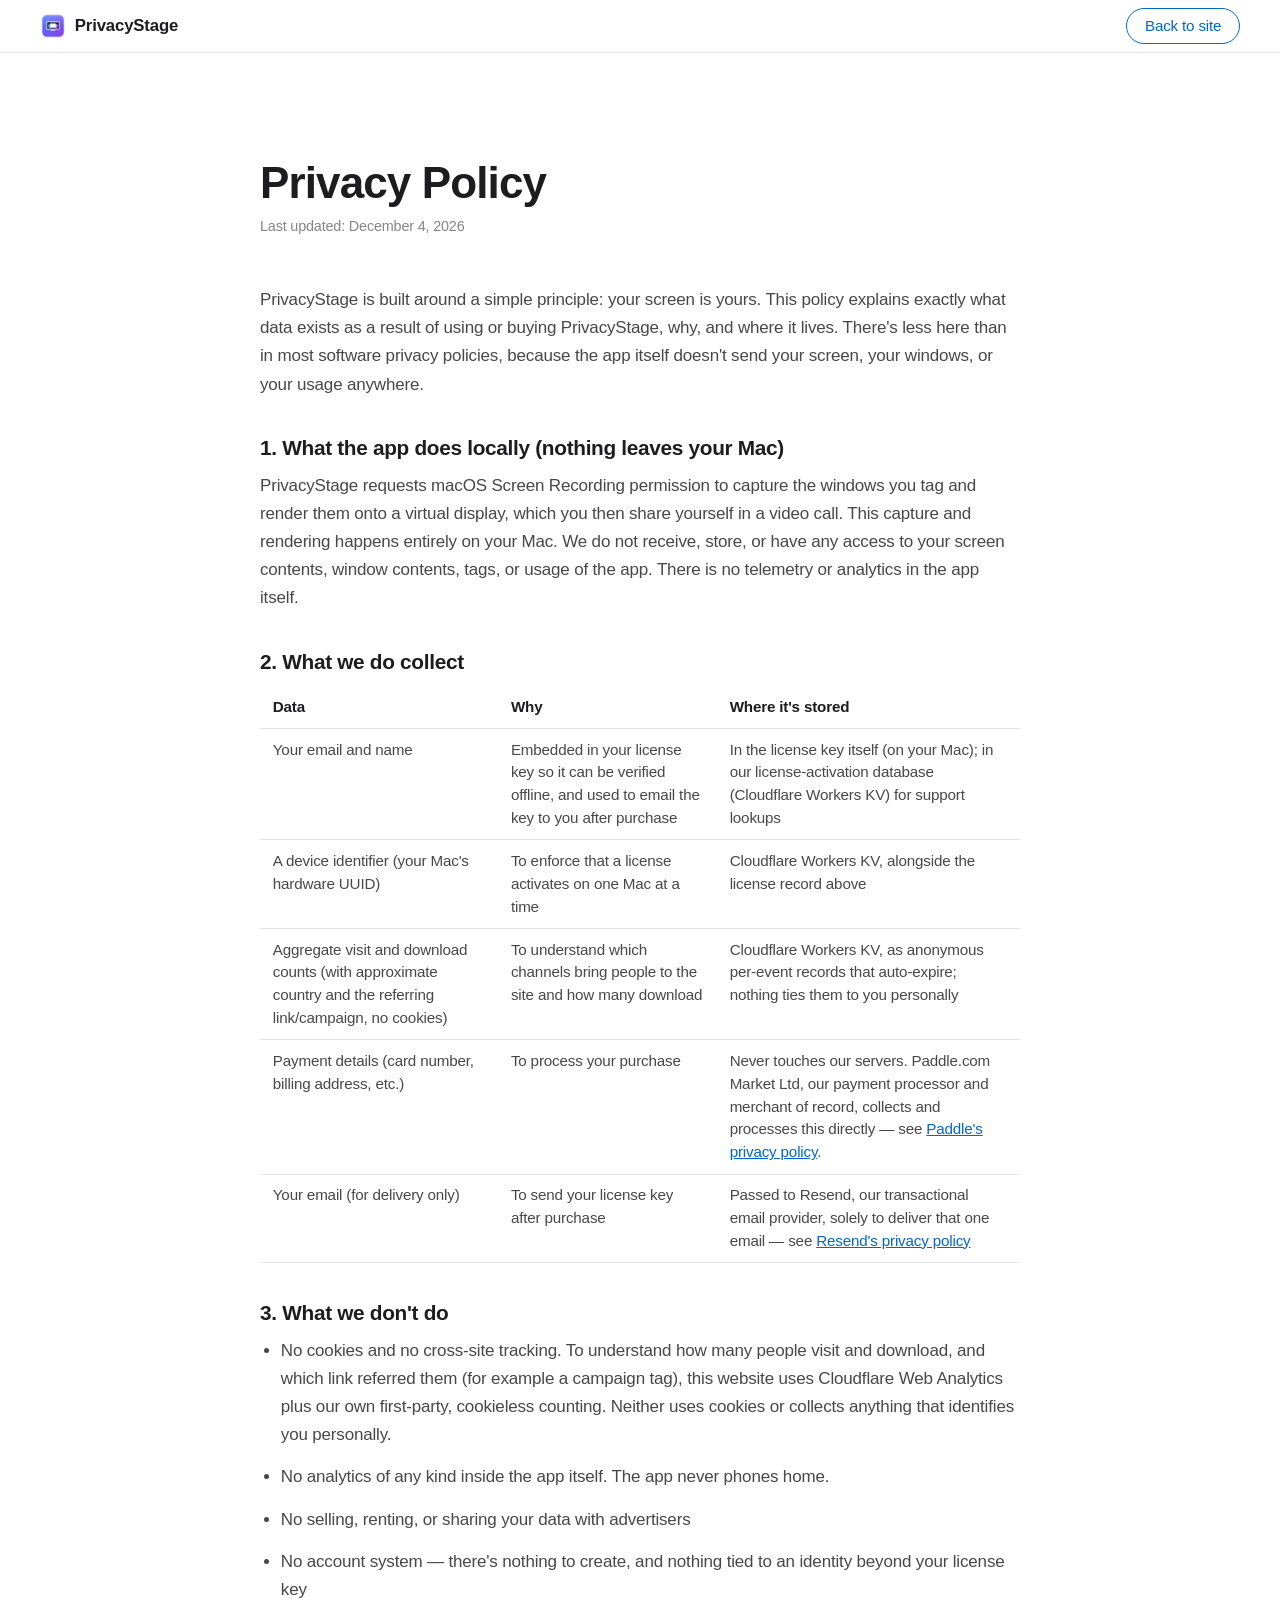
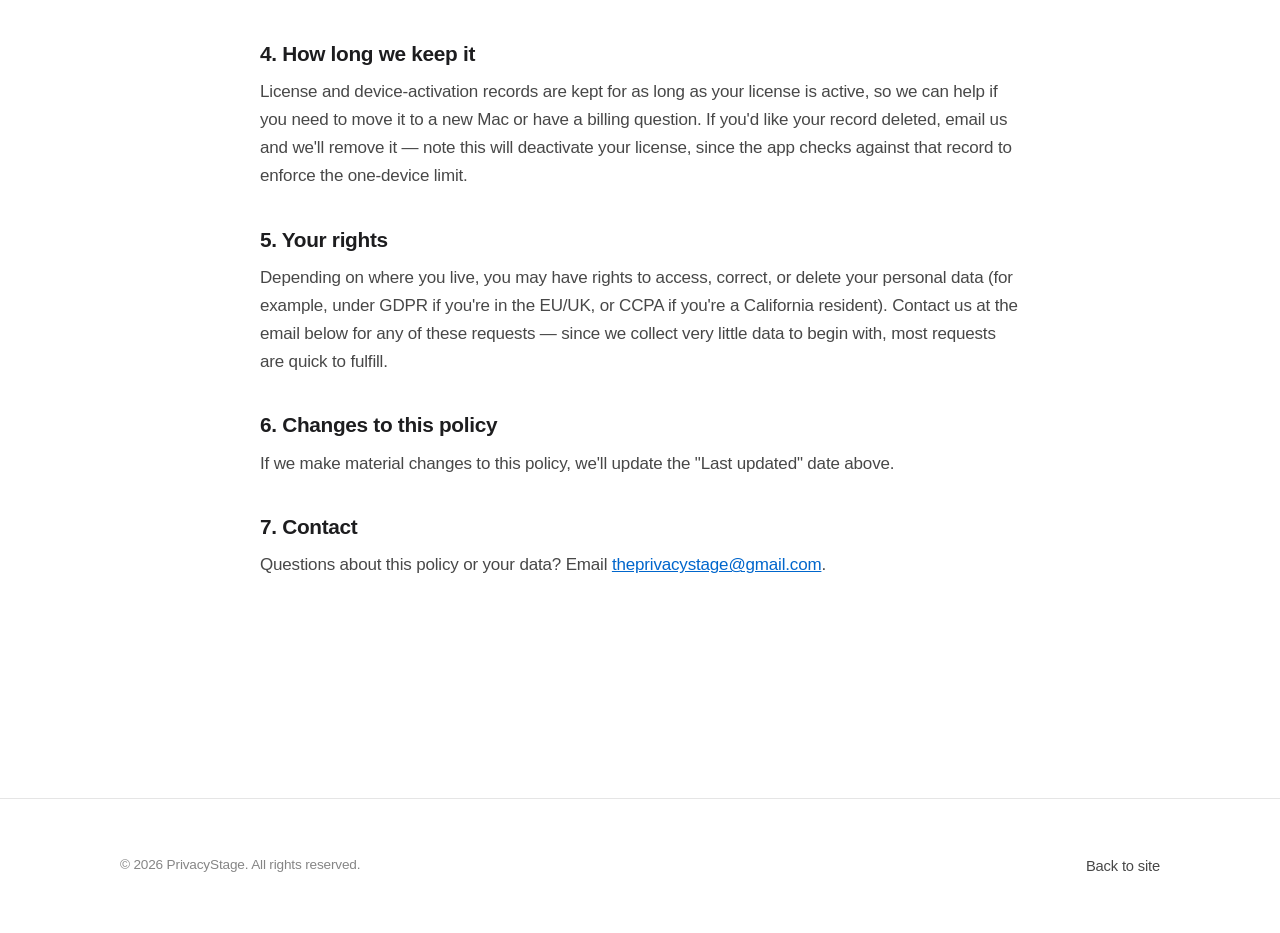
<file: privacy.html>
<!DOCTYPE html>
<html lang="en">
<head>
<meta charset="UTF-8" />
<meta name="viewport" content="width=device-width, initial-scale=1" />
<title>Privacy Policy | PrivacyStage</title>
<meta name="description" content="How PrivacyStage collects, uses, and protects your data." />
<meta name="robots" content="noindex" />
<link rel="icon" type="image/png" href="assets/favicon.png" />
<link rel="stylesheet" href="styles.css" />
<style>
  .legal { max-width: 760px; margin: 0 auto; padding-bottom: 6rem; }
  .legal h1 { font-size: clamp(2rem, 4vw, 2.75rem); margin-bottom: .5rem; }
  .legal .updated { color: var(--text-tertiary); font-size: .9rem; margin-bottom: 3rem; }
  .legal h2 { font-size: 1.3rem; margin-top: 2.4rem; margin-bottom: .8rem; }
  .legal p, .legal li { color: var(--text-secondary); line-height: 1.65; margin-bottom: .9rem; }
  .legal ul, .legal ol { padding-left: 1.3rem; margin: 0 0 .9rem; }
  .legal a.inline { color: var(--link); text-decoration: underline; }
  .legal strong { color: var(--text); }
  .legal table { width: 100%; border-collapse: collapse; margin: 0 0 1.4rem; }
  .legal th, .legal td { text-align: left; padding: .6rem .8rem; border-bottom: 1px solid var(--border); color: var(--text-secondary); font-size: .95rem; vertical-align: top; }
  .legal th { color: var(--text); font-weight: 600; }
</style>
</head>
<body>

<nav class="nav scrolled" id="nav">
  <a class="brand" href="index.html">
    <img src="assets/privacystage-icon.png" alt="PrivacyStage icon" />
    PrivacyStage
  </a>
  <div class="nav-links"></div>
  <a href="index.html" class="btn btn-secondary">Back to site</a>
</nav>

<main>
  <section class="container" style="padding-top:160px;">
    <div class="legal">
      <h1>Privacy Policy</h1>
      <p class="updated">Last updated: <span id="lastUpdated"></span></p>

      <p>
        PrivacyStage is built around a simple principle: your screen is yours. This policy
        explains exactly what data exists as a result of using or buying PrivacyStage, why, and
        where it lives. There's less here than in most software privacy policies, because the
        app itself doesn't send your screen, your windows, or your usage anywhere.
      </p>

      <h2>1. What the app does locally (nothing leaves your Mac)</h2>
      <p>
        PrivacyStage requests macOS Screen Recording permission to capture the windows you
        tag and render them onto a virtual display, which you then share yourself in a video
        call. This capture and rendering happens entirely on your Mac. We do not receive,
        store, or have any access to your screen contents, window contents, tags, or usage of
        the app. There is no telemetry or analytics in the app itself.
      </p>

      <h2>2. What we do collect</h2>
      <table>
        <tr><th>Data</th><th>Why</th><th>Where it's stored</th></tr>
        <tr>
          <td>Your email and name</td>
          <td>Embedded in your license key so it can be verified offline, and used to email
            the key to you after purchase</td>
          <td>In the license key itself (on your Mac); in our license-activation database
            (Cloudflare Workers KV) for support lookups</td>
        </tr>
        <tr>
          <td>A device identifier (your Mac's hardware UUID)</td>
          <td>To enforce that a license activates on one Mac at a time</td>
          <td>Cloudflare Workers KV, alongside the license record above</td>
        </tr>
        <tr>
          <td>Aggregate visit and download counts (with approximate country and the
            referring link/campaign, no cookies)</td>
          <td>To understand which channels bring people to the site and how many download</td>
          <td>Cloudflare Workers KV, as anonymous per-event records that auto-expire; nothing
            ties them to you personally</td>
        </tr>
        <tr>
          <td>Payment details (card number, billing address, etc.)</td>
          <td>To process your purchase</td>
          <td>
            Never touches our servers. Paddle.com Market Ltd, our payment processor and
            merchant of record, collects and processes this directly — see
            <a class="inline" href="https://www.paddle.com/legal/privacy" target="_blank" rel="noopener">Paddle's privacy policy</a>.
          </td>
        </tr>
        <tr>
          <td>Your email (for delivery only)</td>
          <td>To send your license key after purchase</td>
          <td>Passed to Resend, our transactional email provider, solely to deliver that one
            email — see <a class="inline" href="https://resend.com/legal/privacy-policy" target="_blank" rel="noopener">Resend's privacy policy</a></td>
        </tr>
      </table>

      <h2>3. What we don't do</h2>
      <ul>
        <li>No cookies and no cross-site tracking. To understand how many people visit and
          download, and which link referred them (for example a campaign tag), this website
          uses Cloudflare Web Analytics plus our own first-party, cookieless counting. Neither
          uses cookies or collects anything that identifies you personally.</li>
        <li>No analytics of any kind inside the app itself. The app never phones home.</li>
        <li>No selling, renting, or sharing your data with advertisers</li>
        <li>No account system — there's nothing to create, and nothing tied to an identity
          beyond your license key</li>
      </ul>

      <h2>4. How long we keep it</h2>
      <p>
        License and device-activation records are kept for as long as your license is active,
        so we can help if you need to move it to a new Mac or have a billing question. If you'd
        like your record deleted, email us and we'll remove it — note this will deactivate your
        license, since the app checks against that record to enforce the one-device limit.
      </p>

      <h2>5. Your rights</h2>
      <p>
        Depending on where you live, you may have rights to access, correct, or delete your
        personal data (for example, under GDPR if you're in the EU/UK, or CCPA if you're a
        California resident). Contact us at the email below for any of these requests — since we
        collect very little data to begin with, most requests are quick to fulfill.
      </p>

      <h2>6. Changes to this policy</h2>
      <p>
        If we make material changes to this policy, we'll update the "Last updated" date above.
      </p>

      <h2>7. Contact</h2>
      <p>
        Questions about this policy or your data? Email
        <a class="inline" href="mailto:theprivacystage@gmail.com">theprivacystage@gmail.com</a>.
      </p>
    </div>
  </section>
</main>

<footer>
  <div class="container footer-bottom" style="margin-top:0;padding-top:0;border-top:none;">
    <span>© <span id="year">2026</span> PrivacyStage. All rights reserved.</span>
    <a class="inline" href="index.html">Back to site</a>
  </div>
</footer>

<script>
  document.getElementById("year").textContent = new Date().getFullYear();
  document.getElementById("lastUpdated").textContent = new Date().toLocaleDateString("en-US", { year: "numeric", month: "long", day: "numeric" });
</script>
<!-- Cloudflare Web Analytics --><script defer src="https://static.cloudflareinsights.com/beacon.min.js" data-cf-beacon='{"token": "e70c9f76a6994063aafa88637f11bb56"}'></script><!-- End Cloudflare Web Analytics -->
</body>
</html>
</file>
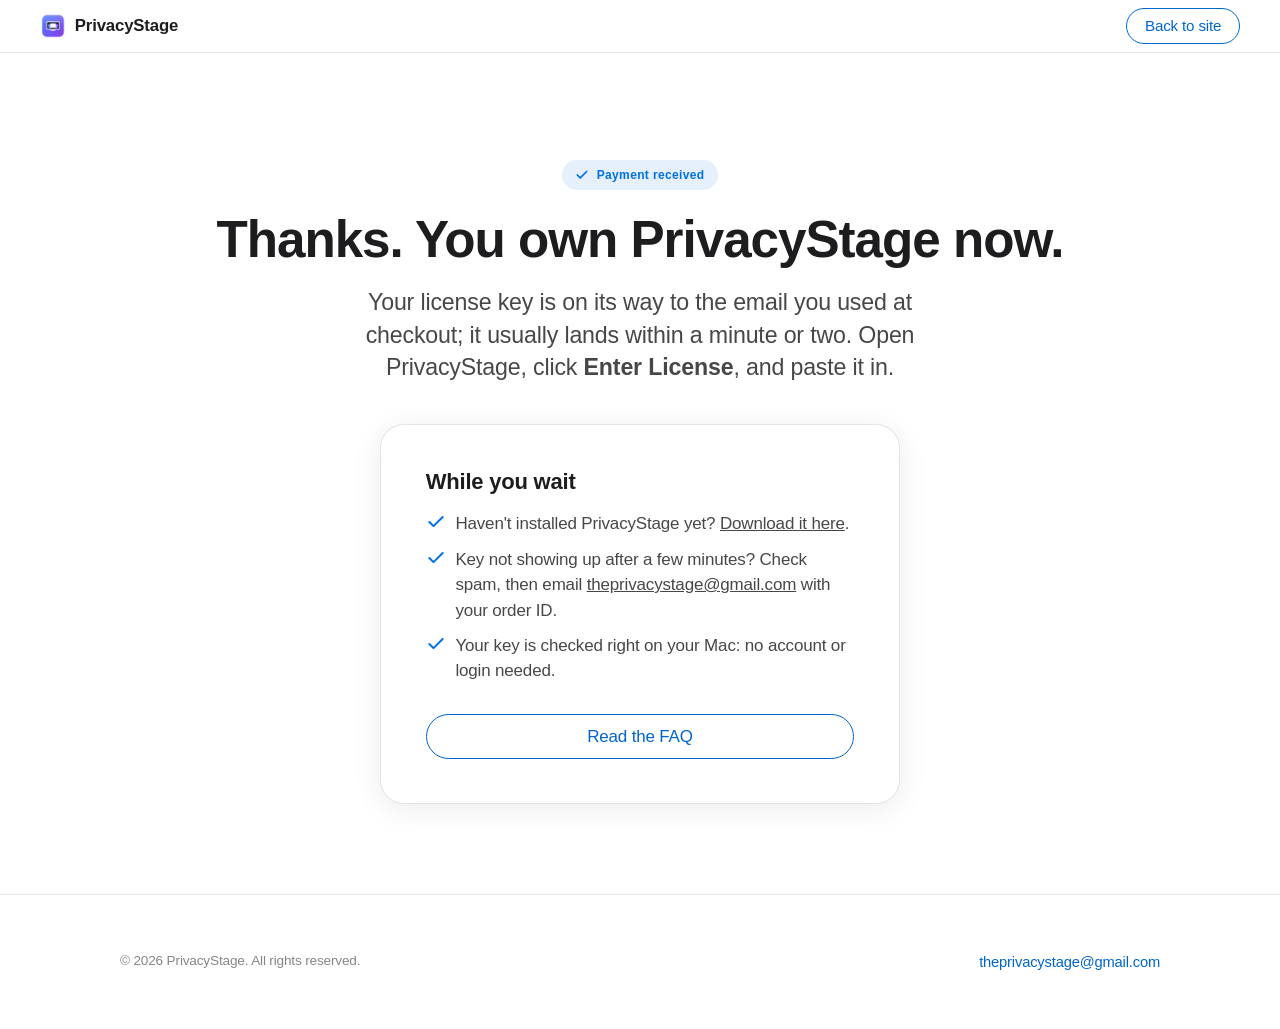
<file: success.html>
<!DOCTYPE html>
<html lang="en">
<head>
<meta charset="UTF-8" />
<meta name="viewport" content="width=device-width, initial-scale=1" />
<title>You're all set | PrivacyStage</title>
<link rel="icon" type="image/png" href="assets/favicon.png" />
<link rel="stylesheet" href="styles.css" />
</head>
<body>

<nav class="nav scrolled" id="nav">
  <a class="brand" href="index.html">
    <img src="assets/privacystage-icon.png" alt="PrivacyStage icon" />
    PrivacyStage
  </a>
  <div class="nav-links"></div>
  <a href="index.html" class="btn btn-secondary">Back to site</a>
</nav>

<main>
  <section class="hero container" style="padding-top:160px;">
    <span class="badge badge-accent reveal in" style="margin-bottom:1.4rem;">
      <svg viewBox="0 0 24 24" width="14" height="14" fill="none" stroke="currentColor" stroke-width="3" stroke-linecap="round" stroke-linejoin="round"><path d="M20 6 9 17l-5-5"/></svg>
      Payment received
    </span>
    <h1 class="reveal in" style="font-size:clamp(2.2rem,5vw,3.2rem);">Thanks. You own PrivacyStage now.</h1>
    <p class="lead reveal in" style="max-width:560px;margin:1.2rem auto 0;">
      Your license key is on its way to the email you used at checkout; it usually lands within a minute or two.
      Open PrivacyStage, click <strong>Enter License</strong>, and paste it in.
    </p>

    <div class="pricing-wrap reveal in" style="margin-top:2.5rem;">
      <div class="price-card" style="text-align:left;">
        <h3 style="margin-bottom:1rem;">While you wait</h3>
        <ul class="checklist">
          <li><svg viewBox="0 0 24 24" fill="none" stroke="currentColor" stroke-width="2.4" stroke-linecap="round" stroke-linejoin="round"><path d="M20 6 9 17l-5-5"/></svg> <span>Haven't installed PrivacyStage yet? <a class="inline" href="#" id="dlFromSuccess">Download it here</a>.</span></li>
          <li><svg viewBox="0 0 24 24" fill="none" stroke="currentColor" stroke-width="2.4" stroke-linecap="round" stroke-linejoin="round"><path d="M20 6 9 17l-5-5"/></svg> <span>Key not showing up after a few minutes? Check spam, then email <a class="inline" href="mailto:theprivacystage@gmail.com">theprivacystage@gmail.com</a> with your order ID.</span></li>
          <li><svg viewBox="0 0 24 24" fill="none" stroke="currentColor" stroke-width="2.4" stroke-linecap="round" stroke-linejoin="round"><path d="M20 6 9 17l-5-5"/></svg> <span>Your key is checked right on your Mac: no account or login needed.</span></li>
        </ul>
        <a href="index.html#faq" class="btn btn-secondary" style="margin-top:.5rem;">Read the FAQ</a>
      </div>
    </div>
  </section>
</main>

<footer>
  <div class="container footer-bottom" style="margin-top:0;padding-top:0;border-top:none;">
    <span>© <span id="year">2026</span> PrivacyStage. All rights reserved.</span>
    <a class="inline" href="mailto:theprivacystage@gmail.com" style="color:var(--link);">theprivacystage@gmail.com</a>
  </div>
</footer>

<script src="config.js"></script>
<script>
  document.getElementById("year").textContent = new Date().getFullYear();
  var dl = document.getElementById("dlFromSuccess");
  if (dl && window.PRIVACYSTAGE_CONFIG && window.PRIVACYSTAGE_CONFIG.downloadUrl) {
    dl.setAttribute("href", window.PRIVACYSTAGE_CONFIG.downloadUrl);
  }
</script>
<!-- Cloudflare Web Analytics --><script defer src="https://static.cloudflareinsights.com/beacon.min.js" data-cf-beacon='{"token": "e70c9f76a6994063aafa88637f11bb56"}'></script><!-- End Cloudflare Web Analytics -->
</body>
</html>
</file>
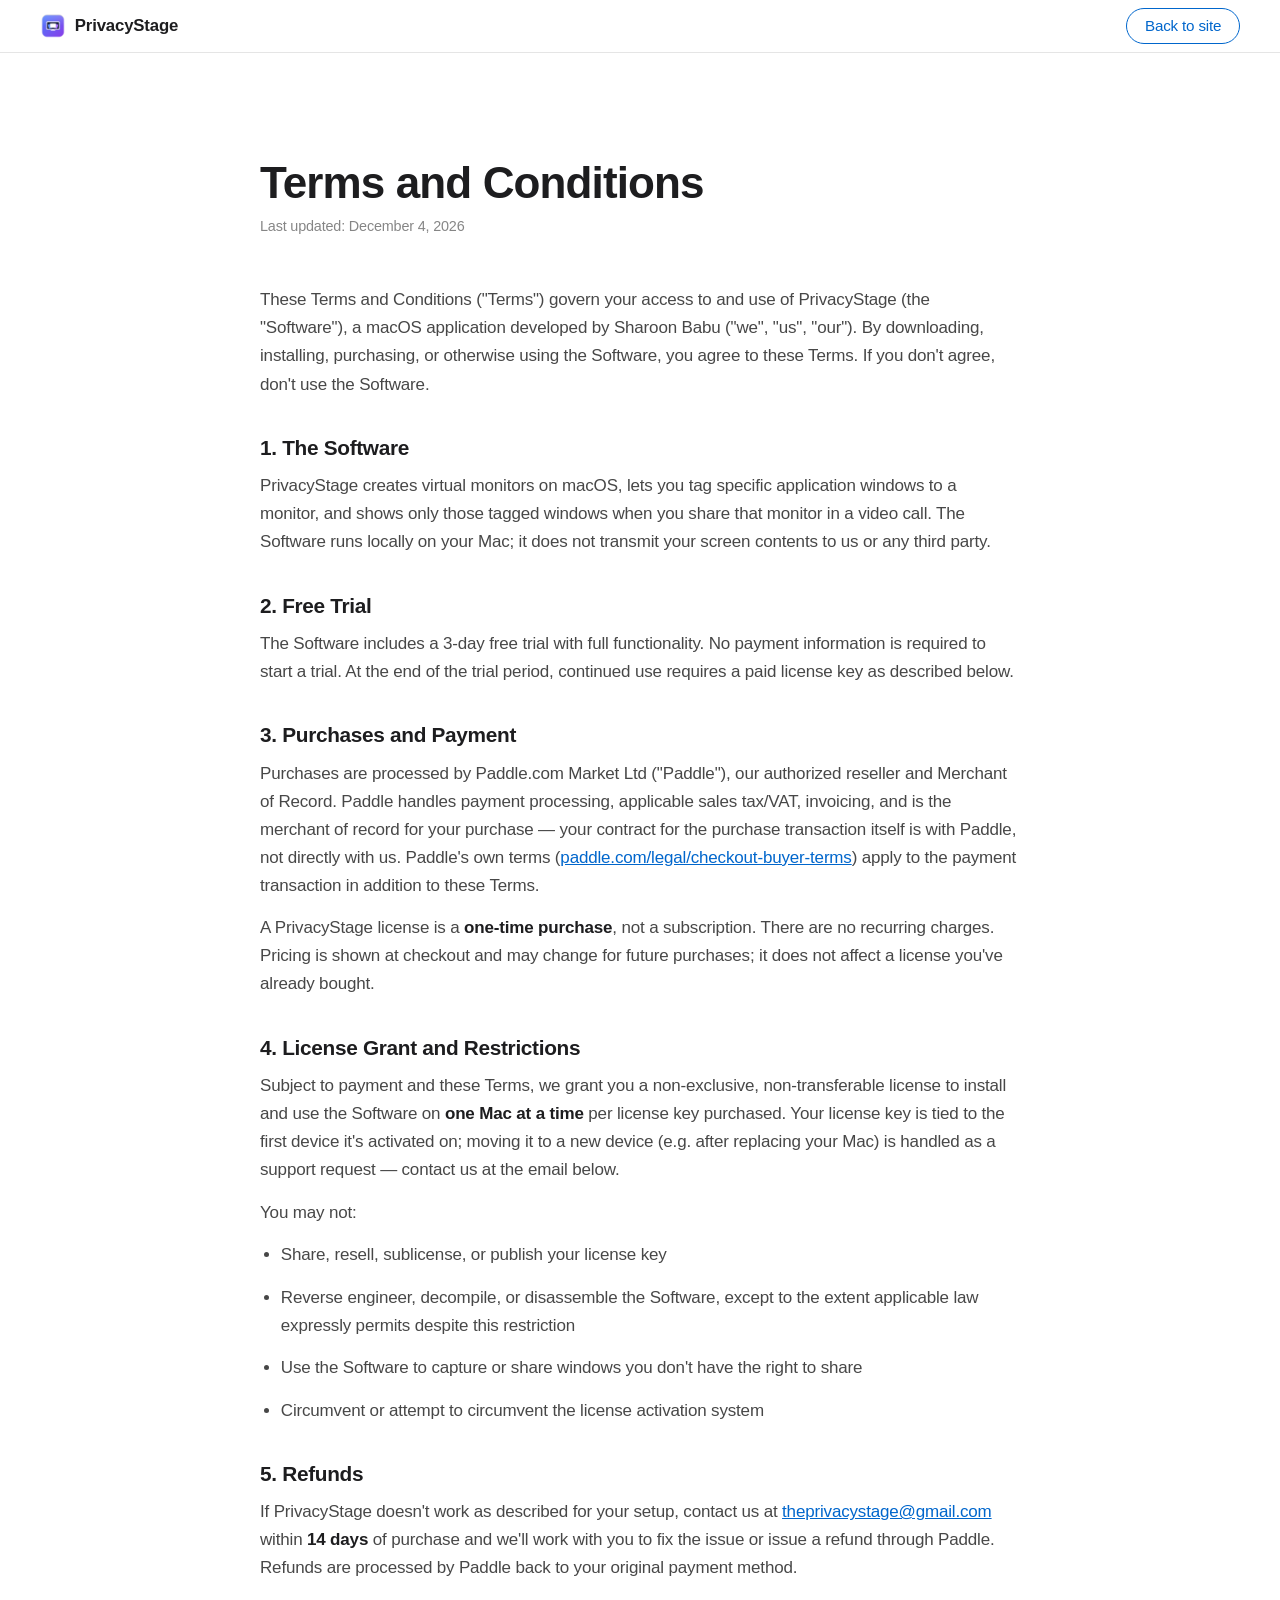
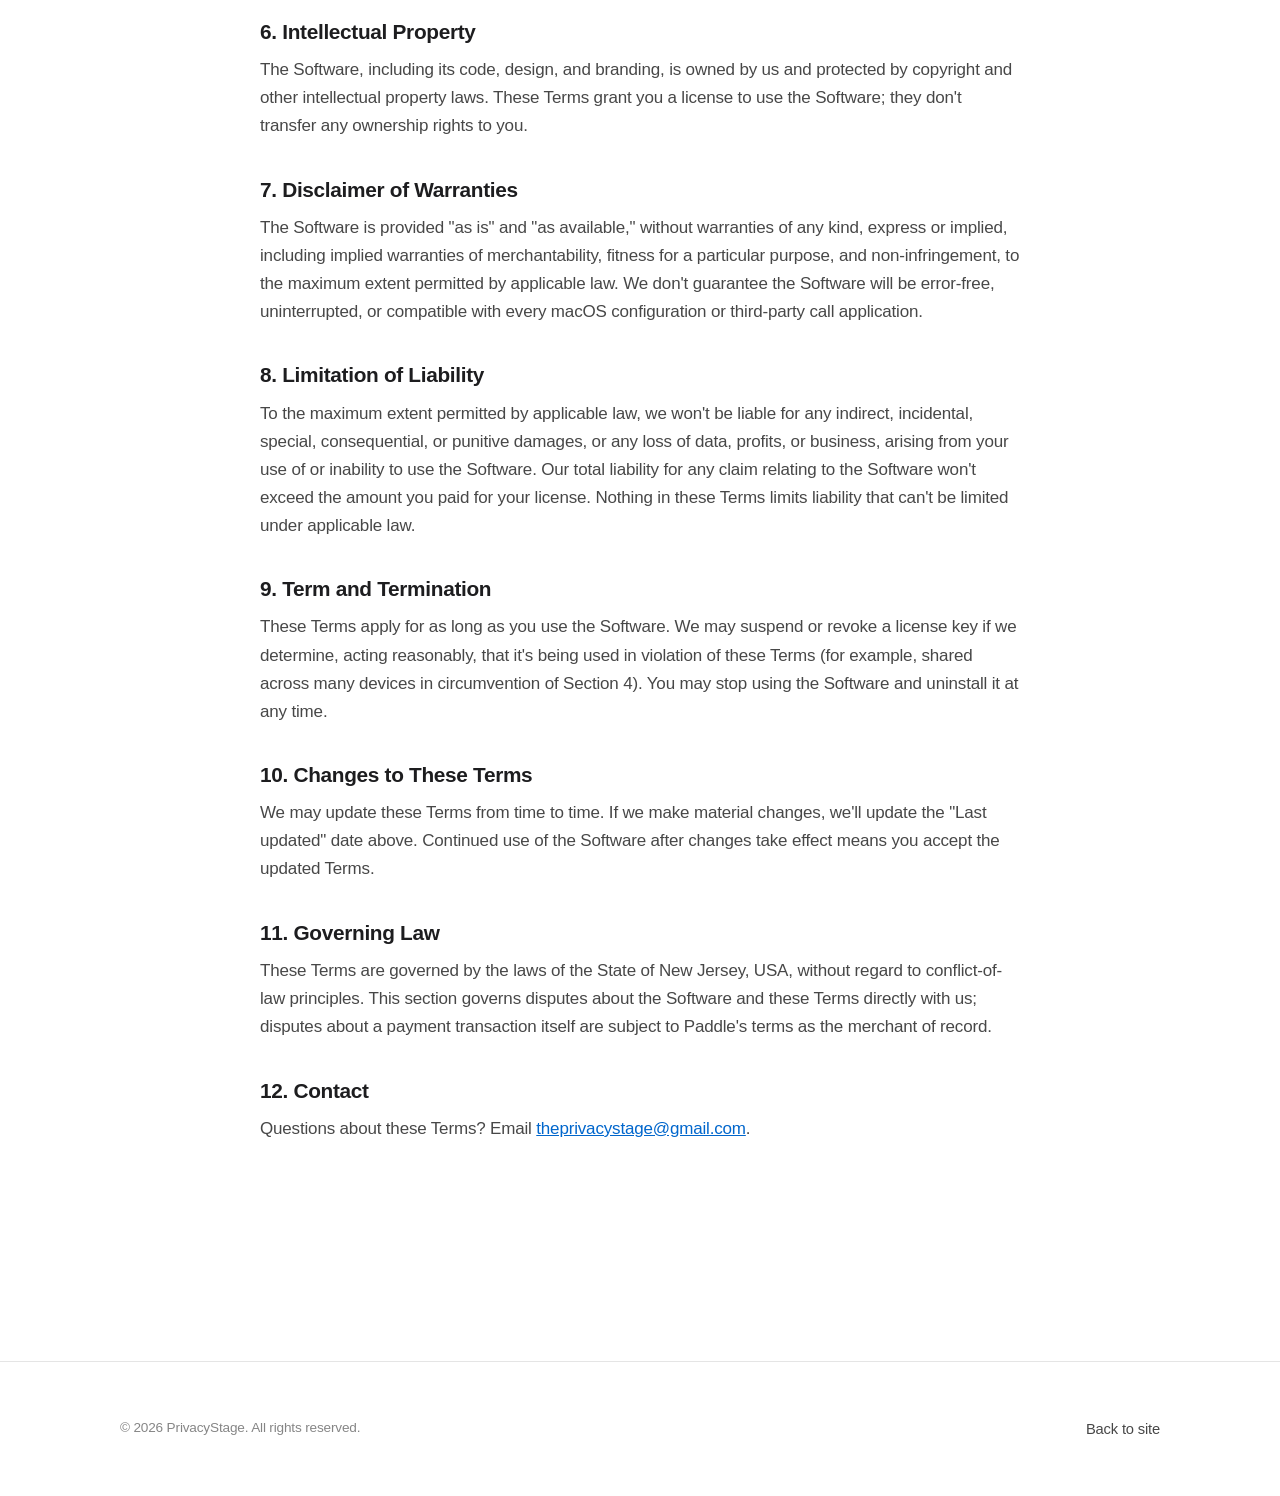
<file: terms.html>
<!DOCTYPE html>
<html lang="en">
<head>
<meta charset="UTF-8" />
<meta name="viewport" content="width=device-width, initial-scale=1" />
<title>Terms and Conditions | PrivacyStage</title>
<meta name="description" content="Terms and conditions for purchasing and using PrivacyStage." />
<meta name="robots" content="noindex" />
<link rel="icon" type="image/png" href="assets/favicon.png" />
<link rel="stylesheet" href="styles.css" />
<style>
  .legal { max-width: 760px; margin: 0 auto; padding-bottom: 6rem; }
  .legal h1 { font-size: clamp(2rem, 4vw, 2.75rem); margin-bottom: .5rem; }
  .legal .updated { color: var(--text-tertiary); font-size: .9rem; margin-bottom: 3rem; }
  .legal h2 { font-size: 1.3rem; margin-top: 2.4rem; margin-bottom: .8rem; }
  .legal p, .legal li { color: var(--text-secondary); line-height: 1.65; margin-bottom: .9rem; }
  .legal ul, .legal ol { padding-left: 1.3rem; margin: 0 0 .9rem; }
  .legal a.inline { color: var(--link); text-decoration: underline; }
  .legal strong { color: var(--text); }
</style>
</head>
<body>

<nav class="nav scrolled" id="nav">
  <a class="brand" href="index.html">
    <img src="assets/privacystage-icon.png" alt="PrivacyStage icon" />
    PrivacyStage
  </a>
  <div class="nav-links"></div>
  <a href="index.html" class="btn btn-secondary">Back to site</a>
</nav>

<main>
  <section class="container" style="padding-top:160px;">
    <div class="legal">
      <h1>Terms and Conditions</h1>
      <p class="updated">Last updated: <span id="lastUpdated"></span></p>

      <p>
        These Terms and Conditions ("Terms") govern your access to and use of PrivacyStage
        (the "Software"), a macOS application developed by
        Sharoon Babu ("we", "us", "our").
        By downloading, installing, purchasing, or otherwise using the Software, you agree to
        these Terms. If you don't agree, don't use the Software.
      </p>

      <h2>1. The Software</h2>
      <p>
        PrivacyStage creates virtual monitors on macOS, lets you tag specific application
        windows to a monitor, and shows only those tagged windows when you share that monitor
        in a video call. The Software runs locally on your Mac; it does not transmit your
        screen contents to us or any third party.
      </p>

      <h2>2. Free Trial</h2>
      <p>
        The Software includes a 3-day free trial with full functionality. No payment
        information is required to start a trial. At the end of the trial period, continued
        use requires a paid license key as described below.
      </p>

      <h2>3. Purchases and Payment</h2>
      <p>
        Purchases are processed by Paddle.com Market Ltd ("Paddle"), our authorized reseller
        and Merchant of Record. Paddle handles payment processing, applicable sales tax/VAT,
        invoicing, and is the merchant of record for your purchase — your contract for the
        purchase transaction itself is with Paddle, not directly with us. Paddle's own terms
        (<a class="inline" href="https://www.paddle.com/legal/checkout-buyer-terms" target="_blank" rel="noopener">paddle.com/legal/checkout-buyer-terms</a>)
        apply to the payment transaction in addition to these Terms.
      </p>
      <p>
        A PrivacyStage license is a <strong>one-time purchase</strong>, not a subscription.
        There are no recurring charges. Pricing is shown at checkout and may change for future
        purchases; it does not affect a license you've already bought.
      </p>

      <h2>4. License Grant and Restrictions</h2>
      <p>
        Subject to payment and these Terms, we grant you a non-exclusive, non-transferable
        license to install and use the Software on <strong>one Mac at a time</strong> per
        license key purchased. Your license key is tied to the first device it's activated on;
        moving it to a new device (e.g. after replacing your Mac) is handled as a support
        request — contact us at the email below.
      </p>
      <p>You may not:</p>
      <ul>
        <li>Share, resell, sublicense, or publish your license key</li>
        <li>Reverse engineer, decompile, or disassemble the Software, except to the extent
          applicable law expressly permits despite this restriction</li>
        <li>Use the Software to capture or share windows you don't have the right to share</li>
        <li>Circumvent or attempt to circumvent the license activation system</li>
      </ul>

      <h2>5. Refunds</h2>
      <p>
        If PrivacyStage doesn't work as described for your setup, contact us at
        <a class="inline" href="mailto:theprivacystage@gmail.com">theprivacystage@gmail.com</a>
        within <strong>14 days</strong> of
        purchase and we'll work with you to fix the issue or issue a refund through Paddle.
        Refunds are processed by Paddle back to your original payment method.
      </p>

      <h2>6. Intellectual Property</h2>
      <p>
        The Software, including its code, design, and branding, is owned by us and protected
        by copyright and other intellectual property laws. These Terms grant you a license to
        use the Software; they don't transfer any ownership rights to you.
      </p>

      <h2>7. Disclaimer of Warranties</h2>
      <p>
        The Software is provided "as is" and "as available," without warranties of any kind,
        express or implied, including implied warranties of merchantability, fitness for a
        particular purpose, and non-infringement, to the maximum extent permitted by applicable
        law. We don't guarantee the Software will be error-free, uninterrupted, or compatible
        with every macOS configuration or third-party call application.
      </p>

      <h2>8. Limitation of Liability</h2>
      <p>
        To the maximum extent permitted by applicable law, we won't be liable for any indirect,
        incidental, special, consequential, or punitive damages, or any loss of data, profits,
        or business, arising from your use of or inability to use the Software. Our total
        liability for any claim relating to the Software won't exceed the amount you paid for
        your license. Nothing in these Terms limits liability that can't be limited under
        applicable law.
      </p>

      <h2>9. Term and Termination</h2>
      <p>
        These Terms apply for as long as you use the Software. We may suspend or revoke a
        license key if we determine, acting reasonably, that it's being used in violation of
        these Terms (for example, shared across many devices in circumvention of Section 4).
        You may stop using the Software and uninstall it at any time.
      </p>

      <h2>10. Changes to These Terms</h2>
      <p>
        We may update these Terms from time to time. If we make material changes, we'll update
        the "Last updated" date above. Continued use of the Software after changes take effect
        means you accept the updated Terms.
      </p>

      <h2>11. Governing Law</h2>
      <p>
        These Terms are governed by the laws of the State of New Jersey, USA,
        without regard to conflict-of-law principles. This section governs disputes about the
        Software and these Terms directly with us; disputes about a payment transaction itself
        are subject to Paddle's terms as the merchant of record.
      </p>

      <h2>12. Contact</h2>
      <p>
        Questions about these Terms? Email
        <a class="inline" href="mailto:theprivacystage@gmail.com">theprivacystage@gmail.com</a>.
      </p>
    </div>
  </section>
</main>

<footer>
  <div class="container footer-bottom" style="margin-top:0;padding-top:0;border-top:none;">
    <span>© <span id="year">2026</span> PrivacyStage. All rights reserved.</span>
    <a class="inline" href="index.html">Back to site</a>
  </div>
</footer>

<script>
  document.getElementById("year").textContent = new Date().getFullYear();
  document.getElementById("lastUpdated").textContent = new Date().toLocaleDateString("en-US", { year: "numeric", month: "long", day: "numeric" });
</script>
<!-- Cloudflare Web Analytics --><script defer src="https://static.cloudflareinsights.com/beacon.min.js" data-cf-beacon='{"token": "e70c9f76a6994063aafa88637f11bb56"}'></script><!-- End Cloudflare Web Analytics -->
</body>
</html>
</file>
<file: styles.css>
/* ===========================================================================
   PrivacyStage: landing page styles
   Apple-clean, light. Tokens mirror DESIGN.md. Zero hardcoded hex in components.
   =========================================================================== */

:root {
  /* Backgrounds */
  --bg: #ffffff;
  --surface: #f5f5f7;
  --surface-alt: #fbfbfd;
  --surface-hover: #ececf0;
  --ink-bg: #000000;
  --ink-surface: #1d1d1f;
  --ink-surface-2: #272729;

  /* Borders */
  --border: rgba(0, 0, 0, 0.10);
  --border-hover: rgba(0, 0, 0, 0.22);
  --border-dark: rgba(255, 255, 255, 0.12);

  /* Text (light) */
  --text: #1d1d1f;
  --text-secondary: rgba(0, 0, 0, 0.72);
  --text-tertiary: rgba(0, 0, 0, 0.48);

  /* Text (dark) */
  --text-invert: #f5f5f7;
  --text-invert-secondary: rgba(255, 255, 255, 0.72);
  --text-invert-tertiary: rgba(255, 255, 255, 0.48);

  /* Accent (only chromatic color) */
  --accent: #0071e3;
  --accent-hover: #0077ed;
  --link: #0066cc;
  --link-dark: #2997ff;

  /* RGB */
  --bg-rgb: 255, 255, 255;
  --ink-rgb: 0, 0, 0;
  --accent-rgb: 0, 113, 227;

  /* Semantic */
  --success: #1a7f37;
  --error: #d70015;
  --warning: #bf5700;

  /* Elevation */
  --shadow-card: 0 5px 30px rgba(0, 0, 0, 0.08);
  --shadow-float: 0 12px 48px rgba(0, 0, 0, 0.14);
  --nav-glass: rgba(255, 255, 255, 0.72);

  /* Type */
  --font-sans: -apple-system, BlinkMacSystemFont, "SF Pro Display", "SF Pro Text",
    "Inter", "Helvetica Neue", Helvetica, Arial, sans-serif;
  --font-mono: ui-monospace, "SF Mono", "JetBrains Mono", Menlo, Consolas, monospace;

  --container: 1120px;
  --radius: 18px;
  --ease: cubic-bezier(.2, .7, .2, 1);
}

/* Reset-ish ------------------------------------------------------------------ */
* { box-sizing: border-box; }
html { -webkit-text-size-adjust: 100%; scroll-behavior: smooth; }
body {
  margin: 0;
  font-family: var(--font-sans);
  font-size: 1.0625rem;
  line-height: 1.5;
  letter-spacing: -0.01em;
  color: var(--text);
  background: var(--bg);
  -webkit-font-smoothing: antialiased;
  text-rendering: optimizeLegibility;
  overflow-x: hidden;
}
img, svg { max-width: 100%; display: block; }
a { color: inherit; }
h1, h2, h3, p { margin: 0; }

/* Layout --------------------------------------------------------------------- */
.container { max-width: var(--container); margin-inline: auto; padding-inline: clamp(1.25rem, 5vw, 2.5rem); }
.narrow { max-width: 760px; }
section { padding-block: clamp(72px, 12vh, 128px); position: relative; }
.section-head { text-align: center; max-width: 720px; margin-inline: auto; margin-bottom: clamp(40px, 6vh, 64px); }

.eyebrow {
  font-size: 0.8125rem; font-weight: 600; letter-spacing: 0.06em;
  text-transform: uppercase; color: var(--accent); margin-bottom: 0.9rem; display: block;
}
.on-ink .eyebrow { color: var(--link-dark); }

h1 { font-size: clamp(2.6rem, 6vw, 4.5rem); font-weight: 600; line-height: 1.06; letter-spacing: -0.02em; }
h2 { font-size: clamp(2rem, 4vw, 3.25rem); font-weight: 600; line-height: 1.08; letter-spacing: -0.015em; }
h3 { font-size: 1.375rem; font-weight: 600; line-height: 1.18; letter-spacing: -0.01em; }
.lead { font-size: clamp(1.15rem, 2vw, 1.45rem); font-weight: 400; line-height: 1.4; color: var(--text-secondary); }
.muted { color: var(--text-secondary); }
.accent-word { color: var(--accent); }

/* Scenes --------------------------------------------------------------------- */
.scene-surface { background: var(--surface); }
.scene-alt { background: var(--surface-alt); }
.scene-ink { background: var(--ink-bg); color: var(--text-invert); }
.on-ink { color: var(--text-invert); }
.on-ink .lead, .on-ink .muted { color: var(--text-invert-secondary); }
.on-ink h1, .on-ink h2, .on-ink h3 { color: var(--text-invert); }

/* Cards ------------------------------------------------------------------ */
.card {
  background: var(--bg); border: 1px solid var(--border); border-radius: var(--radius);
  padding: 2rem; transition: transform .3s var(--ease), box-shadow .3s ease, border-color .3s ease;
}
.card:hover { transform: translateY(-4px); box-shadow: var(--shadow-card); border-color: var(--border-hover); }
.card:focus-within { border-color: var(--accent); }
.on-ink .card { background: var(--ink-surface); border-color: var(--border-dark); }

/* Buttons -------------------------------------------------------------------- */
.btn {
  font: 500 1.0625rem/1 var(--font-sans); display: inline-flex; align-items: center; gap: .5rem;
  padding: .8rem 1.5rem; border-radius: 980px; border: 1px solid transparent; cursor: pointer;
  transition: background .25s ease, transform .15s ease, box-shadow .25s ease, color .25s ease;
  text-decoration: none; white-space: nowrap; min-height: 44px;
}
.btn-primary { background: var(--accent); color: #fff; }
.btn-primary:hover { background: var(--accent-hover); transform: translateY(-1px); }
.btn-primary:active { transform: translateY(0) scale(.985); }
.btn-primary:disabled { opacity: .45; cursor: not-allowed; transform: none; }
.btn-secondary { background: transparent; color: var(--link); border-color: currentColor; }
.btn-secondary:hover { background: rgba(var(--accent-rgb), .06); }
.on-ink .btn-secondary { color: #fff; }
.on-ink .btn-secondary:hover { background: rgba(255, 255, 255, .1); }
.btn-lg { padding: 1rem 1.9rem; font-size: 1.1rem; }
:where(a, button, [tabindex], summary):focus-visible {
  outline: none; box-shadow: 0 0 0 4px rgba(var(--accent-rgb), .35); border-radius: 12px;
}

.btn-link { color: var(--link); background: none; border: none; padding: 0; font: 500 1rem/1 var(--font-sans); cursor: pointer; display: inline-flex; align-items: center; gap: .2rem; }
.btn-link:hover { text-decoration: underline; }
.btn-link::after { content: "›"; font-size: 1.15em; transition: transform .2s ease; }
.btn-link:hover::after { transform: translateX(3px); }
.on-ink .btn-link { color: var(--link-dark); }

.cta-row { display: flex; gap: .9rem; flex-wrap: wrap; align-items: center; }

/* Badges --------------------------------------------------------------------- */
.badge {
  display: inline-flex; align-items: center; gap: .45rem; font: 600 .75rem/1 var(--font-sans);
  letter-spacing: .03em; padding: .45rem .75rem; border-radius: 980px;
  background: var(--surface); color: var(--text-secondary); border: 1px solid var(--border);
}
.on-ink .badge { background: var(--ink-surface); color: var(--text-invert-secondary); border-color: var(--border-dark); }
.badge-accent { background: rgba(var(--accent-rgb), .10); color: var(--accent); border-color: transparent; }
.badge-dot::before {
  content: ""; width: 6px; height: 6px; border-radius: 50%; background: var(--success);
  box-shadow: 0 0 0 3px rgba(26, 127, 55, .18);
}
.badge-row { display: flex; gap: .6rem; flex-wrap: wrap; justify-content: center; }

/* ============================ NAV ============================ */
.nav {
  position: fixed; inset: 0 0 auto 0; height: 52px; z-index: 100; display: flex; align-items: center;
  justify-content: space-between; padding: 0 clamp(1rem, 4vw, 2.5rem); background: transparent;
  transition: background .3s ease, box-shadow .3s ease, backdrop-filter .3s ease;
}
.nav.scrolled {
  background: var(--nav-glass); backdrop-filter: saturate(180%) blur(20px);
  -webkit-backdrop-filter: saturate(180%) blur(20px); box-shadow: 0 1px 0 var(--border);
}
.brand { display: flex; align-items: center; gap: .55rem; font-weight: 600; font-size: 1.05rem; letter-spacing: -0.01em; text-decoration: none; color: var(--text); }
.brand img { width: 26px; height: 26px; border-radius: 6px; }
.nav-links { display: flex; gap: 1.6rem; align-items: center; }
.nav-links a { color: var(--text-secondary); font-size: .9rem; text-decoration: none; transition: color .2s; }
.nav-links a:hover { color: var(--text); }
.nav .btn { padding: .5rem 1.1rem; min-height: 36px; font-size: .95rem; }

/* ============================ HERO ============================ */
.hero { padding-top: 132px; padding-bottom: clamp(60px, 10vh, 110px); text-align: center; overflow: hidden; }
.hero .lead { max-width: 640px; margin: 1.4rem auto 2rem; }
.hero-cta { justify-content: center; }
.hero-sub { margin-top: 1rem; font-size: .95rem; color: var(--text-tertiary); }

/* hero product stage */
.stage { position: relative; margin-top: clamp(48px, 8vh, 84px); }
.stage::before {
  content: ""; position: absolute; left: 50%; top: 38%; width: min(760px, 90%); height: 320px;
  transform: translate(-50%, -50%); z-index: 0; border-radius: 50%;
  background: radial-gradient(closest-side, rgba(var(--accent-rgb), .18), transparent 72%);
  filter: blur(6px); pointer-events: none;
}
.stage-inner { position: relative; z-index: 1; display: grid; grid-template-columns: 1fr 1fr; gap: 26px; align-items: center; text-align: left; }
.will-parallax { will-change: transform; transform: translateY(var(--sy, 0px)); }

/* ============================ APP MOCK (macOS window) ============================ */
.window {
  background: var(--bg); border: 1px solid var(--border); border-radius: 14px; overflow: hidden;
  box-shadow: var(--shadow-float);
}
.window-bar { display: flex; align-items: center; gap: 1rem; padding: .7rem .9rem; background: var(--surface); border-bottom: 1px solid var(--border); }
.traffic { display: flex; gap: .45rem; }
.traffic i { width: 12px; height: 12px; border-radius: 50%; display: block; }
.traffic .r { background: #ff5f57; } .traffic .y { background: #febc2e; } .traffic .g { background: #28c840; }
.window-title { font-size: .82rem; font-weight: 600; color: var(--text-secondary); }
.window-body { padding: 1.1rem; }

.panel-head { display: flex; align-items: center; justify-content: space-between; margin-bottom: .9rem; }
.panel-head .badge { font-size: .68rem; padding: .3rem .55rem; }
.newmon {
  display: inline-flex; align-items: center; gap: .5rem; width: 100%; justify-content: center;
  padding: .65rem; border-radius: 10px; border: 1px dashed var(--border-hover);
  color: var(--accent); font-weight: 600; font-size: .9rem; background: rgba(var(--accent-rgb), .04); margin-bottom: 1rem;
}

.monitor-card { border: 1px solid var(--border); border-radius: 12px; padding: .9rem; background: var(--surface-alt); }
.mc-top { display: flex; align-items: center; justify-content: space-between; margin-bottom: .8rem; }
.mc-name { display: flex; align-items: center; gap: .5rem; font-weight: 600; font-size: .95rem; }
.mc-name svg { width: 17px; height: 17px; color: var(--accent); }
.res-pill { font-size: .7rem; font-weight: 600; color: var(--text-secondary); background: var(--surface); border: 1px solid var(--border); border-radius: 980px; padding: .2rem .55rem; }

/* toggle */
.toggle { width: 38px; height: 22px; border-radius: 980px; background: var(--accent); position: relative; flex: none; }
.toggle::after { content: ""; position: absolute; top: 2px; left: 18px; width: 18px; height: 18px; border-radius: 50%; background: #fff; box-shadow: 0 1px 3px rgba(0, 0, 0, .3); transition: left .25s var(--ease); }
.toggle.off { background: var(--border-hover); } .toggle.off::after { left: 2px; }

.tag-label { font-size: .72rem; font-weight: 600; letter-spacing: .04em; text-transform: uppercase; color: var(--text-tertiary); margin: .2rem 0 .55rem; }
.chips { display: flex; flex-wrap: wrap; gap: .45rem; }
.win-chip {
  display: inline-flex; align-items: center; gap: .45rem; font-size: .82rem; font-weight: 500;
  padding: .4rem .65rem; border-radius: 9px; border: 1px solid var(--border); background: var(--bg);
  color: var(--text-secondary); transition: border-color .25s, color .25s, background .25s, transform .25s var(--ease);
}
.win-chip .ico { width: 16px; height: 16px; border-radius: 4px; display: grid; place-items: center; font-size: 10px; font-weight: 700; color: #fff; }
.win-chip.tagged { border-color: var(--accent); color: var(--text); background: rgba(var(--accent-rgb), .06); }
.win-chip.tagged::after { content: "✓"; color: var(--accent); font-weight: 700; font-size: .8rem; }
.win-chip.app::before { content: "via app"; order: 3; font-size: .6rem; color: var(--text-tertiary); background: var(--surface); padding: .1rem .3rem; border-radius: 5px; }

/* ---- dark window variant (mirrors the real PrivacyStage UI, which runs in dark mode) ---- */
.window.window-dark { background: var(--ink-surface); border-color: var(--border-dark); }
.window-dark .window-bar { background: var(--ink-surface-2); border-bottom-color: var(--border-dark); }
.window-dark .window-title,
.window-dark .panel-head strong { color: var(--text-invert); }
.window-dark .tag-label { color: var(--text-invert-tertiary); }
.window-dark .monitor-card { background: rgba(255, 255, 255, .03); border-color: var(--border-dark); }
.window-dark .mc-name { color: var(--text-invert); }
.window-dark .win-chip { background: rgba(255, 255, 255, .04); border-color: var(--border-dark); color: var(--text-invert-secondary); }
.window-dark .win-chip.tagged { background: rgba(var(--accent-rgb), .18); border-color: var(--link-dark); color: var(--text-invert); }
.window-dark .win-chip.app::before { background: rgba(255, 255, 255, .08); color: var(--text-invert-tertiary); }
.window-dark .res-pill { background: rgba(255, 255, 255, .06); border-color: var(--border-dark); color: var(--text-invert-secondary); }
.window-dark .newmon { background: rgba(var(--accent-rgb), .14); border-color: rgba(41, 151, 255, .4); color: var(--link-dark); }

/* monitor list (sidebar): mirrors the real "Design / Development" list */
.monitor-list { display: grid; gap: .55rem; margin-bottom: 1rem; }
.monitor-row {
  display: flex; align-items: center; justify-content: space-between; gap: .6rem;
  padding: .7rem .8rem; border-radius: 10px; border: 1px solid transparent; cursor: default;
}
.monitor-row .mr-name { display: flex; align-items: center; gap: .55rem; }
.monitor-row .status-dot { width: 8px; height: 8px; border-radius: 50%; background: var(--success); flex: none; }
.monitor-row .mr-text strong { display: block; font-size: .92rem; }
.monitor-row .mr-text span { display: block; font-size: .72rem; color: var(--text-invert-tertiary); }
.monitor-row.active { background: rgba(var(--accent-rgb), .22); }
.monitor-row.active .mr-text strong { color: var(--text-invert); }

/* layout picker dropdown, as seen in-app */
.layout-picker { position: relative; display: inline-block; }
.layout-pop {
  position: absolute; top: calc(100% + 6px); right: 0; z-index: 5; width: 220px;
  background: var(--ink-surface-2); border: 1px solid var(--border-dark); border-radius: 10px;
  box-shadow: var(--shadow-float); padding: .35rem; font-size: .85rem;
}
.layout-opt { display: flex; align-items: center; gap: .55rem; padding: .55rem .6rem; border-radius: 7px; color: var(--text-invert-secondary); }
.layout-opt.sel { background: var(--accent); color: #fff; font-weight: 600; }
.layout-opt svg { width: 16px; height: 16px; flex: none; }

/* menu-bar extra mock */
.menubar-mock { background: var(--ink-surface); border: 1px solid var(--border-dark); border-radius: 14px; padding: 1.1rem; box-shadow: var(--shadow-float); }
.menubar-mock .mb-header { display: flex; align-items: center; gap: .5rem; font-weight: 600; color: var(--text-invert); margin-bottom: .9rem; }
.menubar-mock .mb-section-label { font-size: .68rem; font-weight: 700; letter-spacing: .05em; text-transform: uppercase; color: var(--text-invert-tertiary); margin: .8rem 0 .5rem; }
.menubar-mock .mb-row { display: flex; align-items: center; justify-content: space-between; gap: .6rem; padding: .5rem .6rem; border-radius: 8px; }
.menubar-mock .mb-row.on { background: rgba(var(--accent-rgb), .18); }
.menubar-mock .mb-row .mb-name { display: flex; align-items: center; gap: .55rem; font-size: .86rem; color: var(--text-invert-secondary); }
.menubar-mock .mb-row.on .mb-name { color: var(--text-invert); }

/* shared preview screen */
.share-preview { position: relative; }
.screen {
  border-radius: 14px; border: 1px solid var(--border-dark); background: var(--ink-surface); overflow: hidden;
  box-shadow: var(--shadow-float); aspect-ratio: 16 / 10;
}
.screen-bar { display: flex; align-items: center; gap: .5rem; padding: .5rem .75rem; background: var(--ink-surface-2); border-bottom: 1px solid var(--border-dark); }
.rec-dot { width: 9px; height: 9px; border-radius: 50%; background: var(--error); box-shadow: 0 0 0 3px rgba(215, 0, 21, .2); }
.screen-title { font-size: .75rem; color: var(--text-invert-secondary); font-weight: 500; }
.screen-stage { position: relative; height: calc(100% - 34px); padding: 1rem; display: grid; place-items: center; }
.app-frame {
  position: absolute; inset: 1rem; border-radius: 10px; display: flex; flex-direction: column;
  opacity: 0; transform: scale(.96); transition: opacity .5s var(--ease), transform .5s var(--ease);
  overflow: hidden; border: 1px solid rgba(255, 255, 255, .14);
}
.app-frame.active { opacity: 1; transform: scale(1); }
.app-frame .af-bar { height: 26px; display: flex; align-items: center; gap: .4rem; padding: 0 .6rem; font-size: .7rem; font-weight: 600; color: #fff; }
.app-frame .af-body { flex: 1; }

/* ============================ MARQUEE / STATEMENT ============================ */
.statement h2 { max-width: 14ch; }
.split-compare { display: grid; grid-template-columns: 1fr 1fr; gap: 20px; margin-top: 2.5rem; }
.compare-card { border-radius: var(--radius); padding: 1.6rem; border: 1px solid var(--border); }
.compare-card.bad { background: var(--surface); }
.compare-card.good { background: rgba(var(--accent-rgb), .05); border-color: rgba(var(--accent-rgb), .25); }
.compare-card h3 { display: flex; align-items: center; gap: .5rem; margin-bottom: .8rem; }
.compare-card ul { margin: 0; padding-left: 1.1rem; color: var(--text-secondary); }
.compare-card li { margin-bottom: .5rem; }
.compare-tag { font-size: .72rem; font-weight: 700; text-transform: uppercase; letter-spacing: .05em; }
.compare-card.bad .compare-tag { color: var(--text-tertiary); }
.compare-card.good .compare-tag { color: var(--accent); }

/* ============================ STEPS ============================ */
.steps { display: grid; grid-template-columns: repeat(4, 1fr); gap: 20px; counter-reset: step; }
.step { position: relative; padding: 1.6rem 1.4rem; border-radius: var(--radius); background: var(--bg); border: 1px solid var(--border); }
.step-num { width: 34px; height: 34px; border-radius: 50%; background: var(--accent); color: #fff; font-weight: 600; display: grid; place-items: center; margin-bottom: 1rem; font-size: .95rem; }
.step h3 { font-size: 1.15rem; margin-bottom: .5rem; }
.step p { font-size: .95rem; color: var(--text-secondary); }

/* ============================ SIGNATURE DEMO ============================ */
.sig { display: grid; grid-template-columns: .85fr 1.15fr; gap: 40px; align-items: center; }
.sig-controls { display: flex; flex-direction: column; gap: .7rem; }
.sig-chip {
  display: flex; align-items: center; gap: .7rem; padding: .8rem 1rem; border-radius: 12px;
  border: 1px solid var(--border); background: var(--bg); cursor: default; text-align: left; width: 100%;
  transition: border-color .35s var(--ease), background .35s var(--ease), transform .35s var(--ease), box-shadow .35s var(--ease);
}
.sig-chip .ico { width: 26px; height: 26px; border-radius: 7px; display: grid; place-items: center; color: #fff; font-weight: 700; font-size: .8rem; flex: none; }
.sig-chip .sig-name { font-weight: 600; font-size: .98rem; }
.sig-chip .sig-meta { font-size: .8rem; color: var(--text-tertiary); }
.sig-chip[data-live="true"] { border-color: var(--accent); background: rgba(var(--accent-rgb), .06); transform: translateX(6px); box-shadow: var(--shadow-card); }
.sig-chip .live-tag { margin-left: auto; font-size: .68rem; font-weight: 700; text-transform: uppercase; letter-spacing: .05em; color: var(--accent); opacity: 0; transition: opacity .3s; }
.sig-chip[data-live="true"] .live-tag { opacity: 1; }

.sig-screen .screen { aspect-ratio: 16 / 9; }

/* ============================ BENTO ============================ */
.bento { display: grid; gap: 20px; grid-template-columns: repeat(6, 1fr); grid-auto-rows: minmax(190px, auto); }
.bento-card {
  position: relative; overflow: hidden; border-radius: var(--radius); border: 1px solid var(--border);
  background: var(--bg); padding: 1.7rem; display: flex; flex-direction: column;
  transition: transform .3s var(--ease), box-shadow .3s ease, border-color .3s ease;
}
.bento-card:hover { transform: translateY(-4px); box-shadow: var(--shadow-card); border-color: var(--border-hover); }
.bento-card .b-icon { width: 44px; height: 44px; border-radius: 11px; background: rgba(var(--accent-rgb), .10); color: var(--accent); display: grid; place-items: center; margin-bottom: 1rem; }
.bento-card .b-icon svg { width: 22px; height: 22px; }
.bento-card h3 { margin-bottom: .5rem; }
.bento-card p { font-size: .95rem; color: var(--text-secondary); }
.b-wide { grid-column: span 4; } .b-3 { grid-column: span 3; } .b-2 { grid-column: span 2; }
.b-tall { grid-row: span 2; }
.bento-card.spotlight::before {
  content: ""; position: absolute; inset: 0; opacity: 0; pointer-events: none;
  background: radial-gradient(240px at var(--mx, 50%) var(--my, 50%), rgba(var(--accent-rgb), .10), transparent 60%);
  transition: opacity .3s;
}
.bento-card.spotlight:hover::before { opacity: 1; }
.bento-card .b-body { position: relative; z-index: 1; }

/* mini grid-layout illustration inside a bento card */
.mini-grid { margin-top: auto; display: grid; grid-template-columns: repeat(3, 1fr); gap: 8px; }
.mini-grid span { aspect-ratio: 16/10; border-radius: 6px; background: var(--surface); border: 1px solid var(--border); }
.mini-grid span.on { background: rgba(var(--accent-rgb), .12); border-color: rgba(var(--accent-rgb), .3); }

/* ============================ ALTERNATING FEATURE ROWS ============================ */
.frow { display: grid; grid-template-columns: 1fr 1fr; gap: clamp(30px, 5vw, 72px); align-items: center; }
.frow + .frow { margin-top: clamp(56px, 9vh, 104px); }
.frow.reverse .frow-media { order: -1; }
.frow-copy h2 { font-size: clamp(1.7rem, 3vw, 2.5rem); margin-bottom: 1rem; }
.frow-copy p { color: var(--text-secondary); margin-bottom: 1.2rem; }
.checklist { list-style: none; padding: 0; margin: 0 0 1.4rem; display: grid; gap: .6rem; }
.checklist li { display: flex; gap: .6rem; align-items: flex-start; color: var(--text-secondary); }
.checklist svg { width: 20px; height: 20px; color: var(--accent); flex: none; margin-top: 1px; }

/* ============================ PRICING ============================ */
.pricing-wrap { display: grid; grid-template-columns: 1fr; place-items: center; }
.price-card {
  width: min(520px, 100%); background: var(--bg); border: 1px solid var(--border); border-radius: 24px;
  padding: clamp(2rem, 4vw, 2.8rem); box-shadow: var(--shadow-card); text-align: center;
}
.price-amt { font-size: clamp(3rem, 7vw, 4.2rem); font-weight: 600; letter-spacing: -0.03em; line-height: 1; }
.price-amt sup { font-size: .38em; font-weight: 600; vertical-align: super; margin-right: .1em; }
.price-cadence { color: var(--text-tertiary); font-size: .95rem; margin-top: .4rem; }
.price-list { list-style: none; padding: 0; margin: 1.8rem 0; display: grid; gap: .8rem; text-align: left; }
.price-list li { display: flex; gap: .6rem; align-items: flex-start; color: var(--text-secondary); }
.price-list svg { width: 20px; height: 20px; color: var(--success); flex: none; margin-top: 1px; }
.price-card .btn { width: 100%; justify-content: center; }
.price-note { font-size: .82rem; color: var(--text-tertiary); margin-top: 1rem; }

/* license key demo box */
.keybox {
  font-family: var(--font-mono); background: var(--surface); border: 1px solid var(--border);
  border-radius: 12px; padding: 1rem 1.1rem; font-size: .82rem; color: var(--text); text-align: left;
  display: flex; gap: .75rem; align-items: flex-start; margin-top: 1.2rem; word-break: break-all;
}
.keybox code { flex: 1; }
.copy-btn { position: relative; }
.copy-toast { position: absolute; bottom: calc(100% + 8px); left: 50%; transform: translateX(-50%) translateY(4px); background: var(--text); color: #fff; font-family: var(--font-sans); font-size: .72rem; font-weight: 600; padding: .3rem .55rem; border-radius: 7px; opacity: 0; pointer-events: none; transition: opacity .25s, transform .25s; white-space: nowrap; }
.copy-btn.copied .copy-toast { opacity: 1; transform: translateX(-50%) translateY(0); }

/* ============================ FAQ ============================ */
.faq { max-width: 760px; margin-inline: auto; }
.faq details { border-bottom: 1px solid var(--border); padding: 1.2rem 0; }
.faq summary { list-style: none; cursor: pointer; display: flex; align-items: center; justify-content: space-between; gap: 1rem; font-weight: 600; font-size: 1.1rem; }
.faq summary::-webkit-details-marker { display: none; }
.faq summary .plus { flex: none; width: 22px; height: 22px; position: relative; transition: transform .3s var(--ease); }
.faq summary .plus::before, .faq summary .plus::after { content: ""; position: absolute; background: var(--text-tertiary); border-radius: 2px; }
.faq summary .plus::before { top: 10px; left: 3px; right: 3px; height: 2px; }
.faq summary .plus::after { left: 10px; top: 3px; bottom: 3px; width: 2px; transition: opacity .3s; }
.faq details[open] summary .plus { transform: rotate(90deg); }
.faq details[open] summary .plus::after { opacity: 0; }
.faq .faq-a { color: var(--text-secondary); padding-top: .9rem; font-size: 1rem; max-width: 68ch; }
.faq .faq-a a { color: var(--link); }

/* ============================ FINAL CTA ============================ */
.final { text-align: center; }
.final h2 { max-width: 16ch; margin-inline: auto; }
.final .lead { max-width: 520px; margin: 1.2rem auto 2rem; }

/* ============================ FOOTER ============================ */
footer { background: var(--bg); border-top: 1px solid var(--border); padding-block: 56px; }
.footer-grid { display: grid; grid-template-columns: 1.4fr 1fr 1fr 1fr; gap: 32px; }
.footer-brand { display: flex; align-items: center; gap: .5rem; font-weight: 600; margin-bottom: .8rem; }
.footer-brand img { width: 24px; height: 24px; border-radius: 6px; }
footer h4 { font-size: .8rem; text-transform: uppercase; letter-spacing: .05em; color: var(--text-tertiary); margin: 0 0 1rem; }
footer ul { list-style: none; padding: 0; margin: 0; display: grid; gap: .65rem; }
footer a { color: var(--text-secondary); text-decoration: none; font-size: .92rem; }
footer a:hover { color: var(--text); }
.footer-bottom { margin-top: 40px; padding-top: 24px; border-top: 1px solid var(--border); display: flex; justify-content: space-between; gap: 1rem; flex-wrap: wrap; font-size: .85rem; color: var(--text-tertiary); }

/* ============================ REVEAL ============================ */
.reveal { opacity: 0; transform: translateY(24px); transition: opacity .7s ease, transform .7s var(--ease); }
.reveal.in { opacity: 1; transform: none; }
.reveal.d1 { transition-delay: .08s; } .reveal.d2 { transition-delay: .16s; } .reveal.d3 { transition-delay: .24s; }

/* ============================ RESPONSIVE ============================ */
@media (max-width: 1024px) {
  .stage-inner { grid-template-columns: 1fr; }
  .sig { grid-template-columns: 1fr; gap: 28px; }
  .steps { grid-template-columns: repeat(2, 1fr); }
  .b-wide { grid-column: span 6; } .b-3 { grid-column: span 3; } .b-2 { grid-column: span 3; } .b-tall { grid-row: span 1; }
  .frow, .frow.reverse .frow-media { grid-template-columns: 1fr; }
  .frow.reverse .frow-media { order: 0; }
}
@media (max-width: 720px) {
  .nav-links { display: none; }
  .features, .split-compare, .steps, .bento { grid-template-columns: 1fr; }
  .bento-card { grid-column: auto !important; grid-row: auto !important; }
  .split-compare { grid-template-columns: 1fr; }
  html { font-size: 15px; }
  .footer-grid { grid-template-columns: 1fr 1fr; }
  .cta-row { width: 100%; }
  .hero-cta .btn { flex: 1; justify-content: center; }
}
@media (max-width: 400px) {
  html { font-size: 14px; }
  .footer-grid { grid-template-columns: 1fr; }
}

/* ============================ REDUCED MOTION ============================ */
@media (prefers-reduced-motion: reduce) {
  *, *::before, *::after {
    animation-duration: .001ms !important; animation-iteration-count: 1 !important;
    transition-duration: .001ms !important; scroll-behavior: auto !important;
  }
  .reveal { opacity: 1; transform: none; }
  .will-parallax { transform: none !important; }
}
</file>
